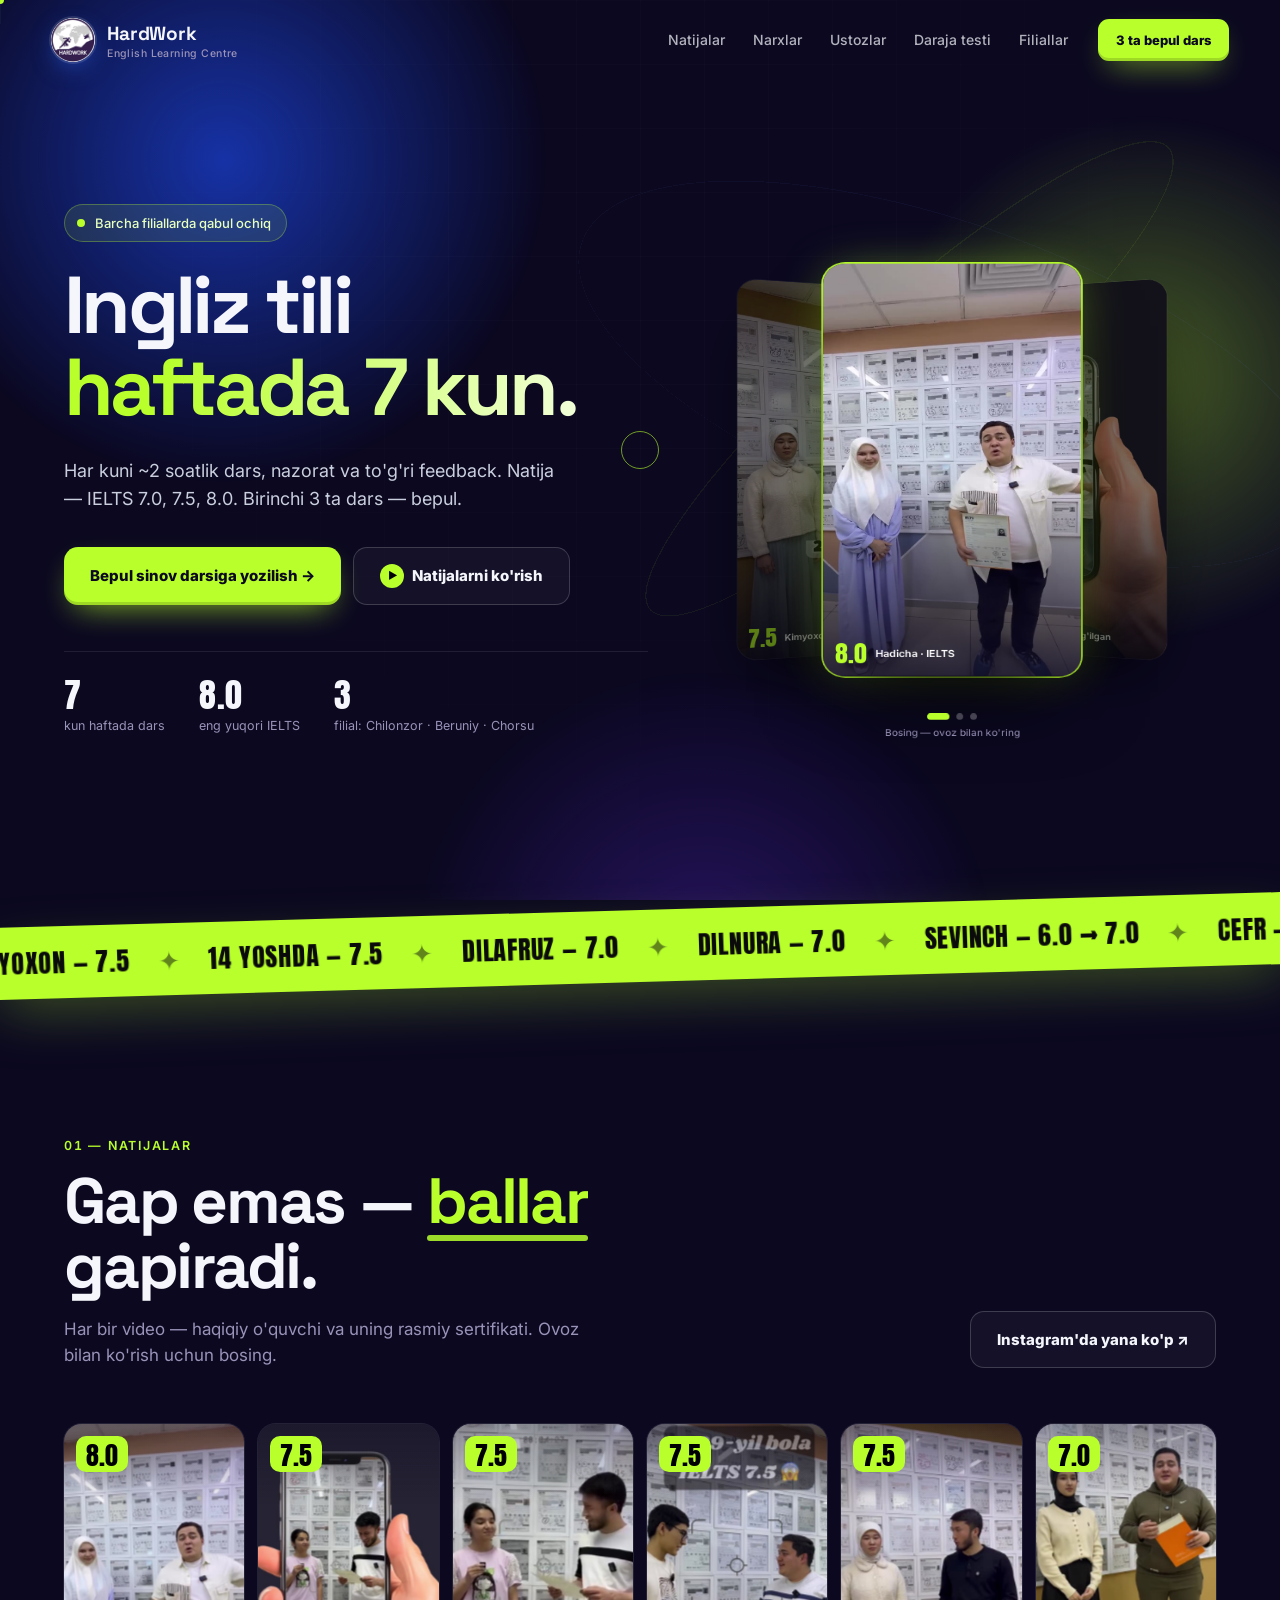
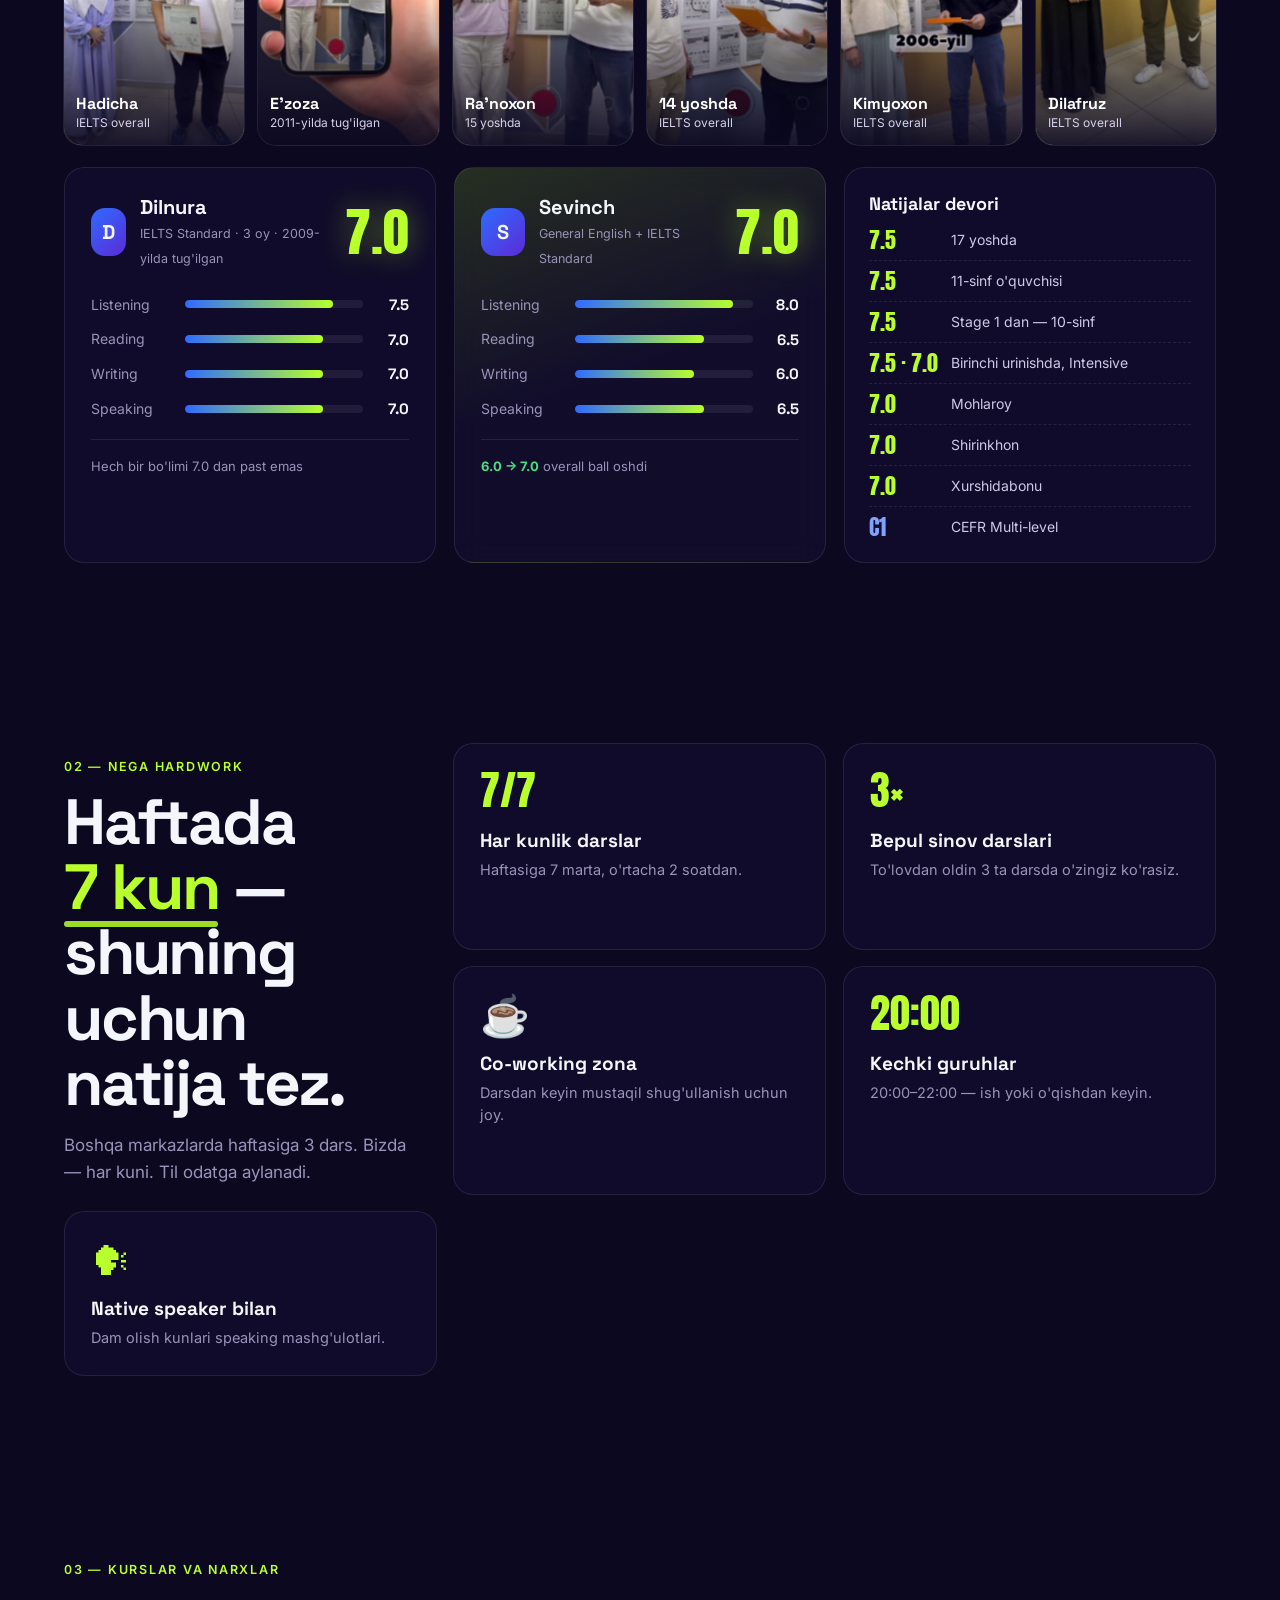
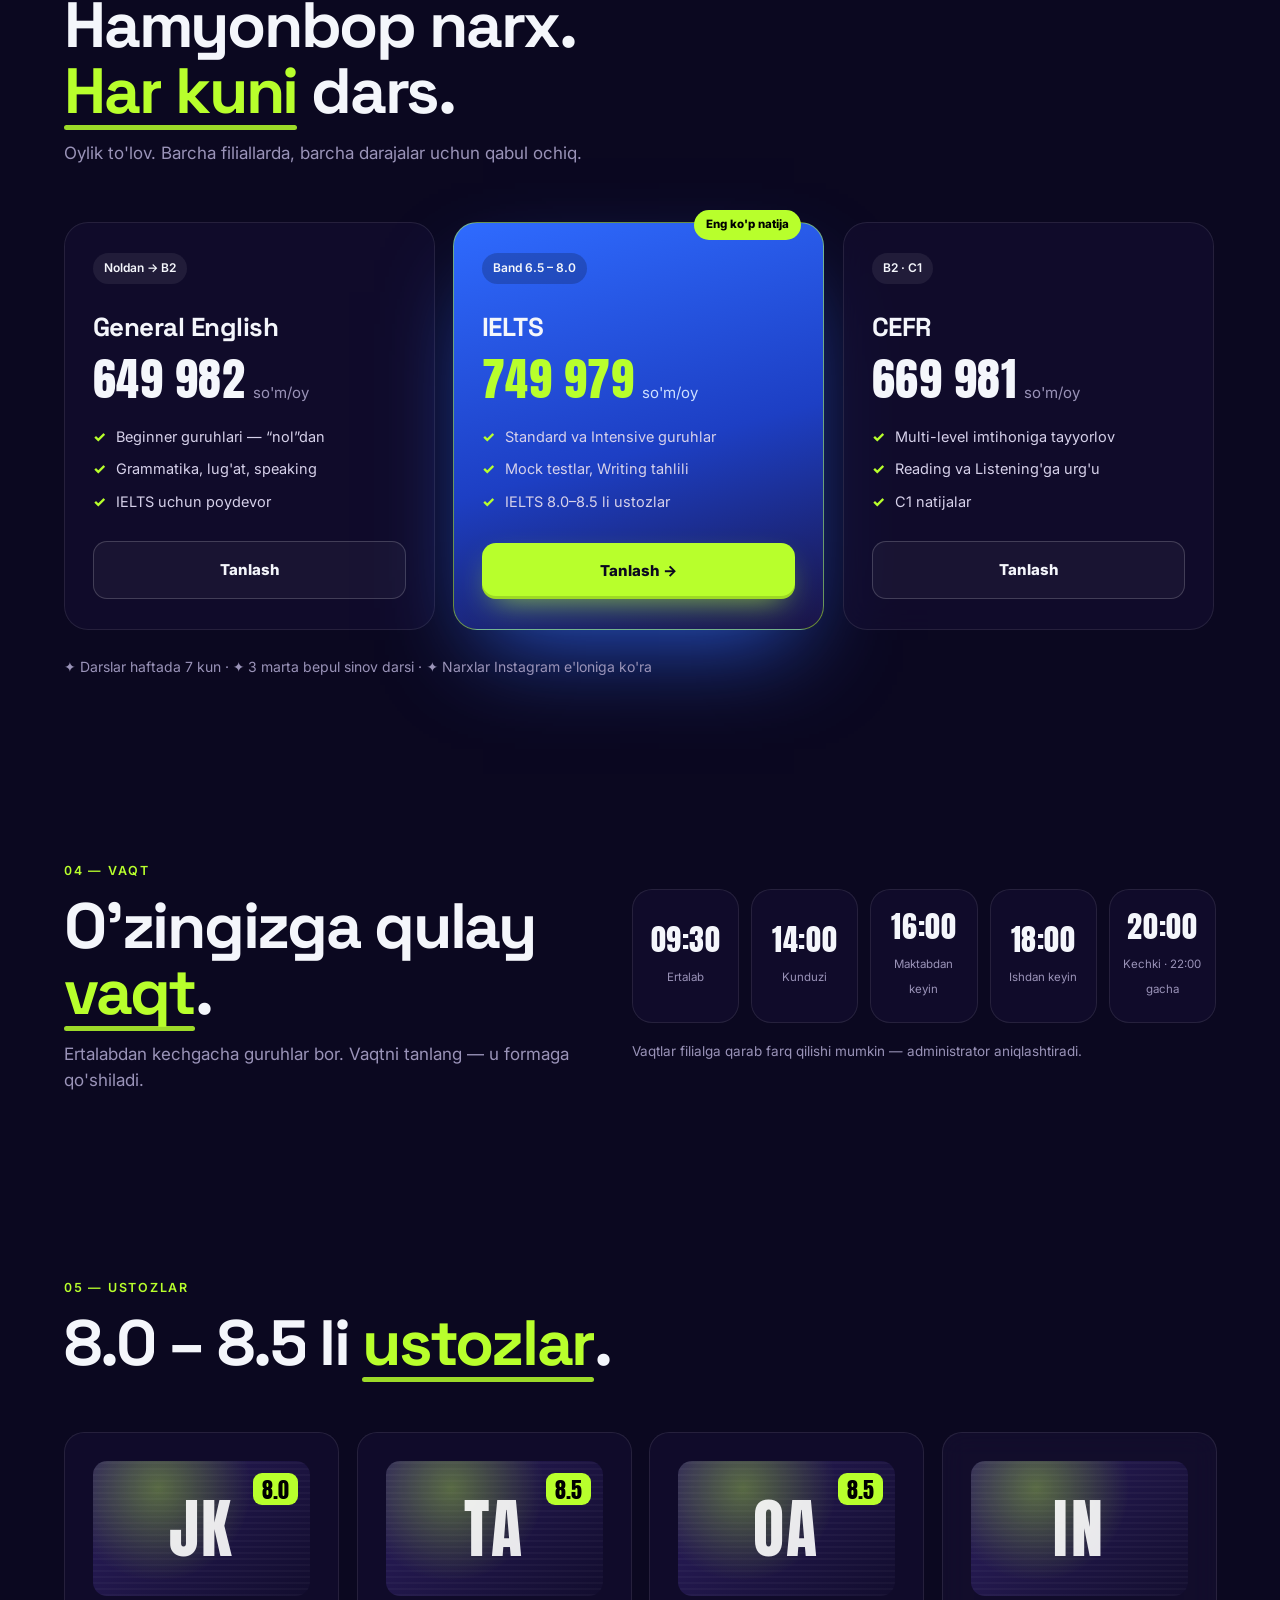
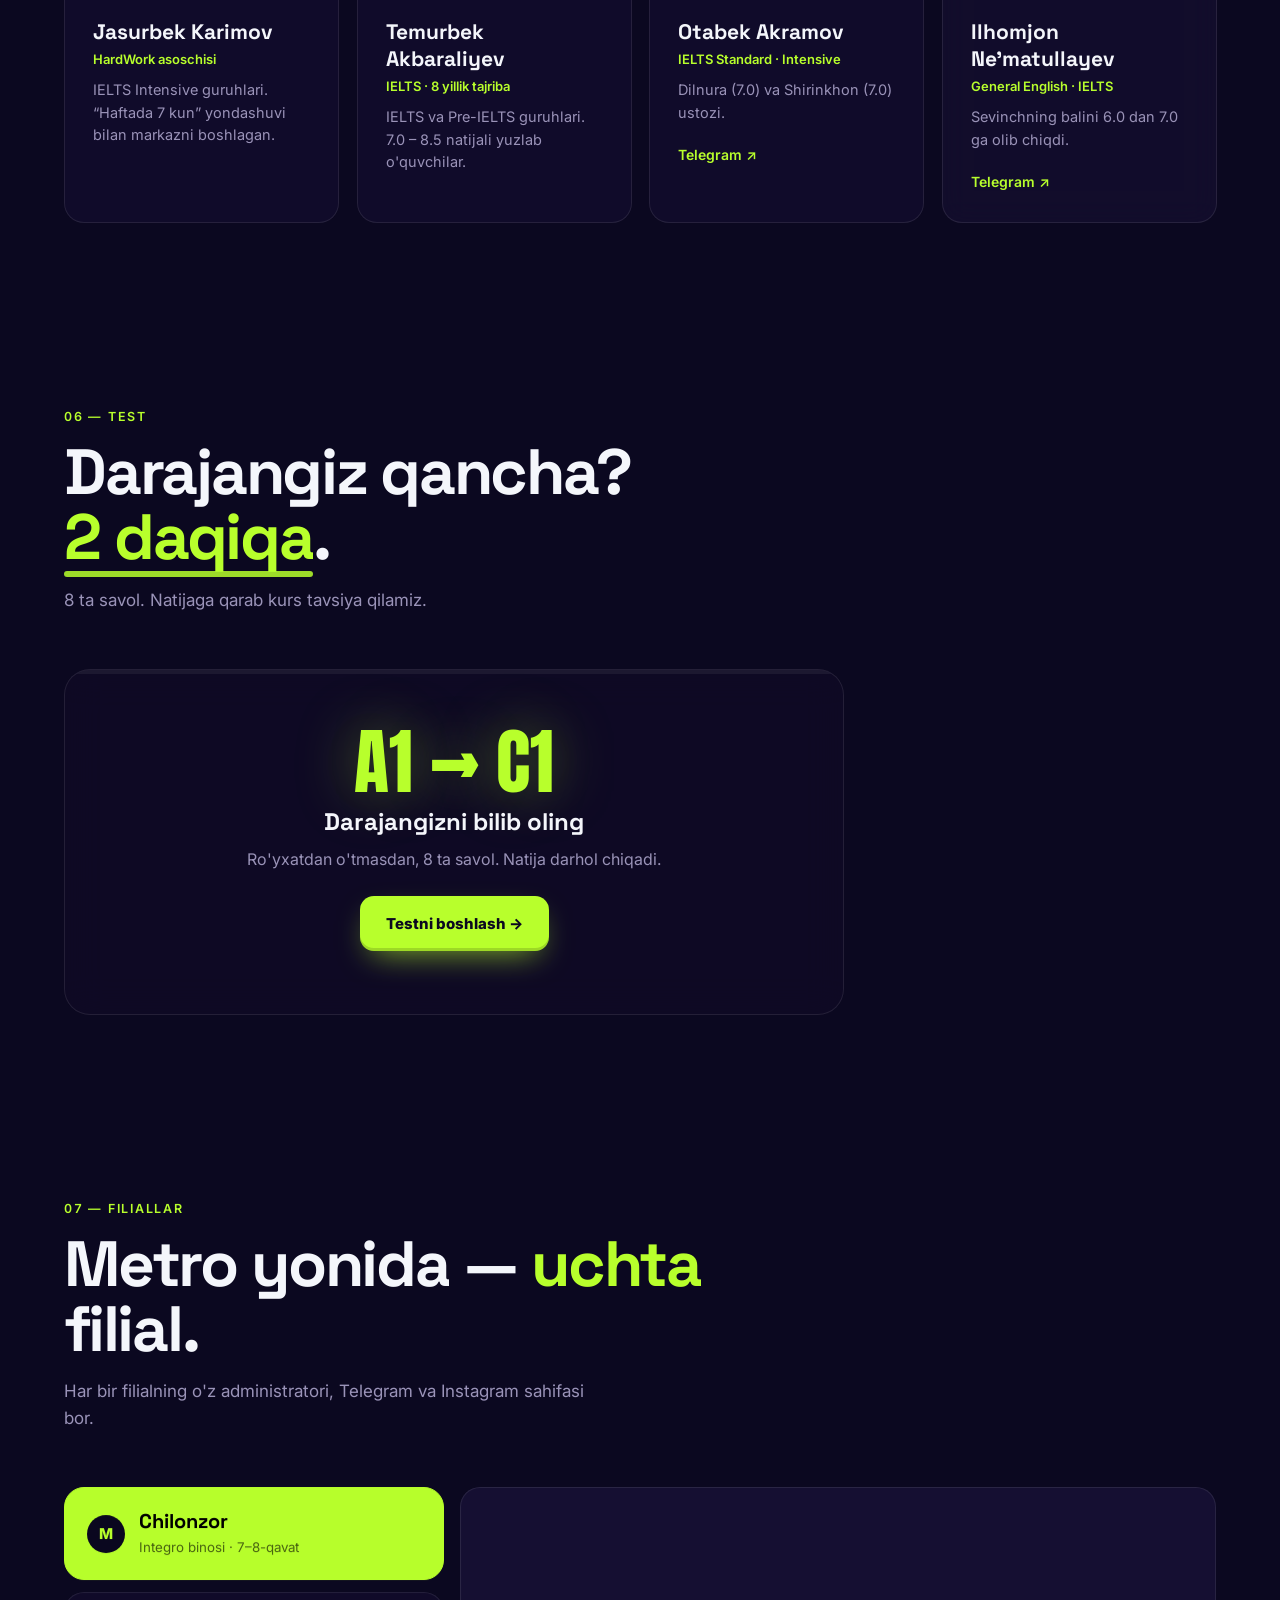
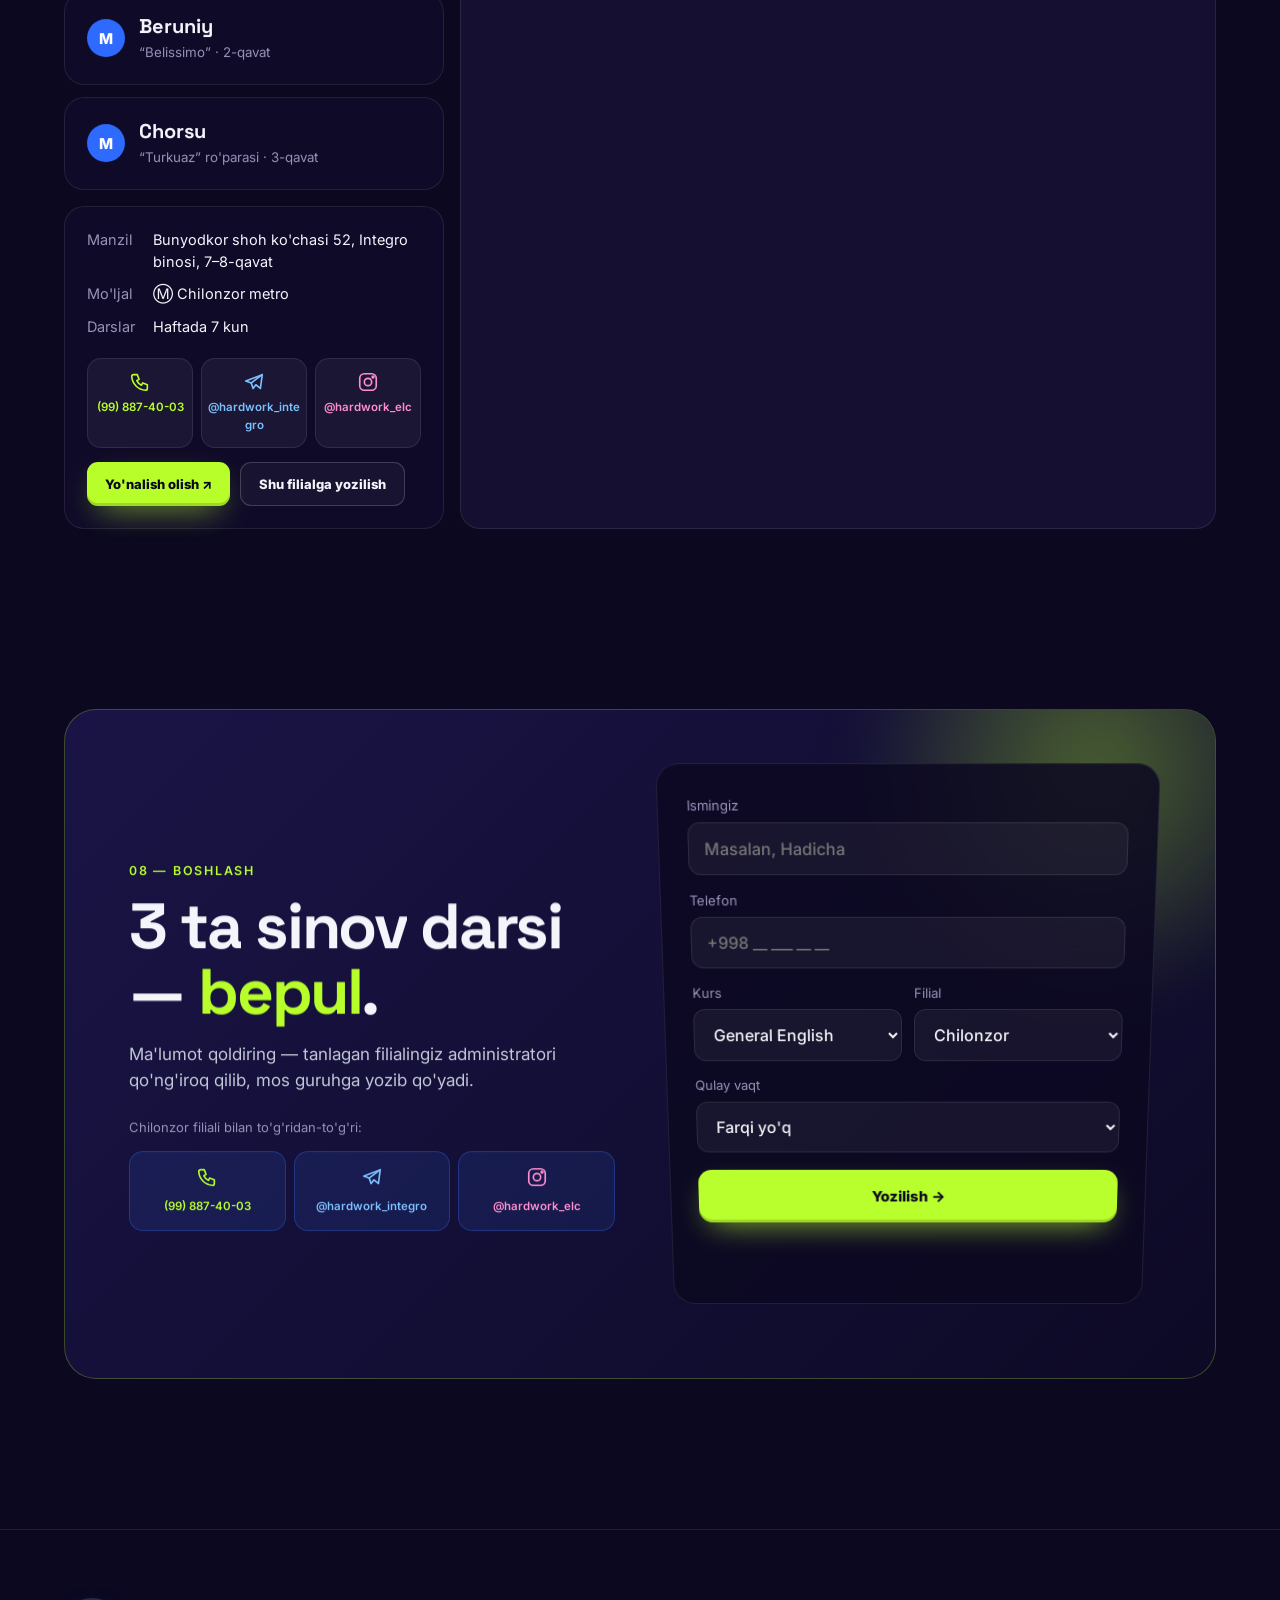
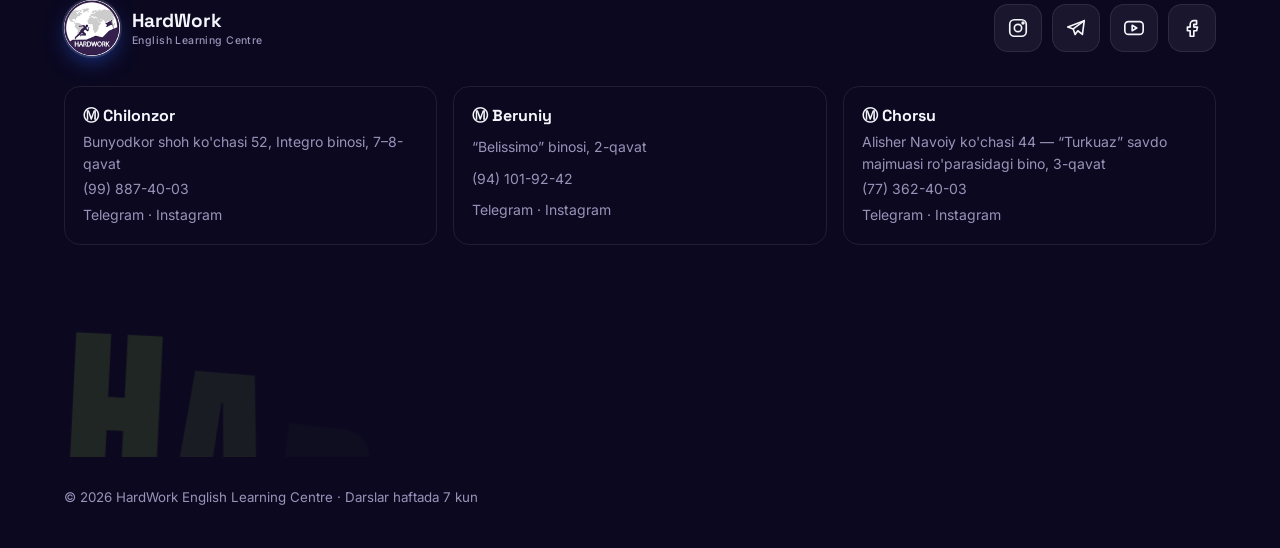
<file: index.html>
<!DOCTYPE html>
<html lang="uz">
<head>
  <meta charset="UTF-8">
  <meta name="viewport" content="width=device-width, initial-scale=1, viewport-fit=cover">
  <title>HardWork ELC — Ingliz tili haftada 7 kun | IELTS, CEFR, General English · Chilonzor · Beruniy · Chorsu</title>
  <meta name="description" content="HardWork English Learning Centre: ingliz tili haftada 7 kun, IELTS 7.0–8.0 natijalar. Chilonzor, Beruniy va Chorsu filiallari. 3 marta bepul sinov darslari.">
  <meta name="theme-color" content="#0b0820">
  <link rel="icon" href="media/logo-96.png">
  <link rel="apple-touch-icon" href="media/apple-touch-icon.png">
  <meta property="og:image" content="media/logo.png">
  <link rel="preconnect" href="https://fonts.googleapis.com">
  <link rel="preconnect" href="https://fonts.gstatic.com" crossorigin>
  <link href="https://fonts.googleapis.com/css2?family=Space+Grotesk:wght@500;700&family=Inter:wght@400;500;600;800&family=Anton&display=swap" rel="stylesheet">
  <link rel="stylesheet" href="css/style.css">
  <link rel="stylesheet" href="css/v2.css">
  <link rel="stylesheet" href="css/v3.css">
</head>
<body>
  <div class="aurora" aria-hidden="true"><i></i><i></i><i></i></div>
  <div class="setka" aria-hidden="true"></div>
  <canvas id="sahna" aria-hidden="true"></canvas>
  <div class="kursor" id="kursor" aria-hidden="true"></div>
  <div class="kursor-halqa" id="kursorHalqa" aria-hidden="true"></div>


  <header class="nav" id="nav">
    <a href="#bosh" class="logo"><img src="media/logo-96.png" alt="HardWork logotipi" width="44" height="44"><span>HardWork<small>English Learning Centre</small></span></a>
    <nav class="nav__havola">
      <a href="#natijalar">Natijalar</a>
      <a href="#kurslar">Narxlar</a>
      <a href="#ustozlar">Ustozlar</a>
      <a href="#test">Daraja testi</a>
      <a href="#filiallar">Filiallar</a>
    </nav>
    <a href="#yozilish" class="tugma tugma--kichik">3 ta bepul dars</a>
    <button class="burger" id="burger" aria-label="Menyu"><span></span><span></span></button>
  </header>

  <main>
    <!-- HERO -->
    <section class="hero" id="bosh">
      <div class="hero__ichi">
        <p class="belgi"><span class="jonli"></span>Barcha filiallarda qabul ochiq</p>
        <h1 class="hero__sarlavha">
          <span class="qator">Ingliz tili</span>
          <span class="qator"><em>haftada 7 kun.</em></span>
        </h1>
        <p class="hero__matn">Har kuni ~2 soatlik dars, nazorat va to'g'ri feedback. Natija — IELTS 7.0, 7.5, 8.0. Birinchi 3 ta dars — bepul.</p>
        <div class="hero__tugmalar">
          <a href="#yozilish" class="tugma">Bepul sinov darsiga yozilish →</a>
          <a href="#natijalar" class="tugma tugma--chiziq"><span class="play">▶</span> Natijalarni ko'rish</a>
        </div>
        <ul class="hero__fakt">
          <li><b>7</b><span>kun haftada dars</span></li>
          <li><b>8.0</b><span>eng yuqori IELTS</span></li>
          <li><b>3</b><span>filial: Chilonzor · Beruniy · Chorsu</span></li>
        </ul>
      </div>

      <!-- 3D reels stack: haqiqiy natija videolari -->
      <div class="stek" id="stek" aria-label="O'quvchilar natijalari videolari">
        <button class="stek__karta" data-video="DOD6uQsjCZD" data-ism="Hadicha" data-ball="8.0"><video muted playsinline loop preload="none" poster="media/natija/DOD6uQsjCZD.jpg" data-src="media/natija/DOD6uQsjCZD_q.mp4"></video><span class="stek__yorliq"><b>8.0</b>Hadicha · IELTS</span></button>
        <button class="stek__karta" data-video="DJEjGJhitzo" data-ism="E'zoza" data-ball="7.5"><video muted playsinline loop preload="none" poster="media/natija/DJEjGJhitzo.jpg" data-src="media/natija/DJEjGJhitzo_q.mp4"></video><span class="stek__yorliq"><b>7.5</b>E'zoza · 2011-yilda tug'ilgan</span></button>
        <button class="stek__karta" data-video="DTVKir_DHi-" data-ism="Kimyoxon" data-ball="7.5"><video muted playsinline loop preload="none" poster="media/natija/DTVKir_DHi-.jpg" data-src="media/natija/DTVKir_DHi-_q.mp4"></video><span class="stek__yorliq"><b>7.5</b>Kimyoxon · IELTS</span></button>
        <div class="stek__boshqaruv"><span class="stek__nuqtalar" id="stekNuqtalar"></span><small>Bosing — ovoz bilan ko'ring</small></div>
      </div>
      <div class="pastga" aria-hidden="true"><span></span></div>
    </section>

    <!-- LENTA -->
    <div class="lenta" aria-label="Natijalar">
      <div class="lenta__ichi">
        <span>Hadicha — 8.0</span><i>✦</i><span>E'zoza — 7.5</span><i>✦</i><span>Ra'noxon — 7.5</span><i>✦</i><span>Kimyoxon — 7.5</span><i>✦</i><span>14 yoshda — 7.5</span><i>✦</i><span>Dilafruz — 7.0</span><i>✦</i><span>Dilnura — 7.0</span><i>✦</i><span>Sevinch — 6.0 → 7.0</span><i>✦</i><span>CEFR — C1</span><i>✦</i>
      </div>
    </div>

    <!-- NATIJALAR -->
    <section class="bolim" id="natijalar">
      <div class="bolim__bosh bolim__bosh--qator">
        <div>
          <span class="bolim__teg">01 — Natijalar</span>
          <h2>Gap emas — <em>ballar</em> gapiradi.</h2>
          <p>Har bir video — haqiqiy o'quvchi va uning rasmiy sertifikati. Ovoz bilan ko'rish uchun bosing.</p>
        </div>
        <a class="tugma tugma--chiziq" href="https://www.instagram.com/hardwork_elc/" target="_blank" rel="noopener">Instagram'da yana ko'p ↗</a>
      </div>

      <div class="reels" id="reels">
        <button class="reel" data-video="DOD6uQsjCZD"><video muted playsinline loop preload="none" poster="media/natija/DOD6uQsjCZD.jpg" data-src="media/natija/DOD6uQsjCZD_q.mp4"></video><span class="reel__ball">8.0</span><span class="reel__matn"><b>Hadicha</b>IELTS overall</span><span class="reel__play">▶</span></button>
        <button class="reel" data-video="DJEjGJhitzo"><video muted playsinline loop preload="none" poster="media/natija/DJEjGJhitzo.jpg" data-src="media/natija/DJEjGJhitzo_q.mp4"></video><span class="reel__ball">7.5</span><span class="reel__matn"><b>E'zoza</b>2011-yilda tug'ilgan</span><span class="reel__play">▶</span></button>
        <button class="reel" data-video="DI2_SooCygq"><video muted playsinline loop preload="none" poster="media/natija/DI2_SooCygq.jpg" data-src="media/natija/DI2_SooCygq_q.mp4"></video><span class="reel__ball">7.5</span><span class="reel__matn"><b>Ra'noxon</b>15 yoshda</span><span class="reel__play">▶</span></button>
        <button class="reel" data-video="C7V2L1NNUGY"><video muted playsinline loop preload="none" poster="media/natija/C7V2L1NNUGY.jpg" data-src="media/natija/C7V2L1NNUGY_q.mp4"></video><span class="reel__ball">7.5</span><span class="reel__matn"><b>14 yoshda</b>IELTS overall</span><span class="reel__play">▶</span></button>
        <button class="reel" data-video="DTVKir_DHi-"><video muted playsinline loop preload="none" poster="media/natija/DTVKir_DHi-.jpg" data-src="media/natija/DTVKir_DHi-_q.mp4"></video><span class="reel__ball">7.5</span><span class="reel__matn"><b>Kimyoxon</b>IELTS overall</span><span class="reel__play">▶</span></button>
        <button class="reel" data-video="DT0hpbqDMrV"><video muted playsinline loop preload="none" poster="media/natija/DT0hpbqDMrV.jpg" data-src="media/natija/DT0hpbqDMrV_q.mp4"></video><span class="reel__ball">7.0</span><span class="reel__matn"><b>Dilafruz</b>IELTS overall</span><span class="reel__play">▶</span></button>
      </div>

      <div class="natijalar">
        <article class="ball" data-egilish>
          <header><div class="ball__avatar">D</div><div><h3>Dilnura</h3><small>IELTS Standard · 3 oy · 2009-yilda tug'ilgan</small></div><b class="ball__umumiy">7.0</b></header>
          <ul class="ball__qism">
            <li><span>Listening</span><div class="ustun"><i style="--b:7.5"></i></div><b>7.5</b></li>
            <li><span>Reading</span><div class="ustun"><i style="--b:7"></i></div><b>7.0</b></li>
            <li><span>Writing</span><div class="ustun"><i style="--b:7"></i></div><b>7.0</b></li>
            <li><span>Speaking</span><div class="ustun"><i style="--b:7"></i></div><b>7.0</b></li>
          </ul>
          <p class="ball__izoh">Hech bir bo'limi 7.0 dan past emas</p>
        </article>
        <article class="ball ball--asosiy" data-egilish>
          <header><div class="ball__avatar">S</div><div><h3>Sevinch</h3><small>General English + IELTS Standard</small></div><b class="ball__umumiy">7.0</b></header>
          <ul class="ball__qism">
            <li><span>Listening</span><div class="ustun"><i style="--b:8"></i></div><b>8.0</b></li>
            <li><span>Reading</span><div class="ustun"><i style="--b:6.5"></i></div><b>6.5</b></li>
            <li><span>Writing</span><div class="ustun"><i style="--b:6"></i></div><b>6.0</b></li>
            <li><span>Speaking</span><div class="ustun"><i style="--b:6.5"></i></div><b>6.5</b></li>
          </ul>
          <p class="ball__izoh"><span class="osish">6.0 → 7.0</span> overall ball oshdi</p>
        </article>
        <div class="devor" aria-label="Boshqa natijalar">
          <h3>Natijalar devori</h3>
          <ul>
            <li><b>7.5</b>17 yoshda</li>
            <li><b>7.5</b>11-sinf o'quvchisi</li>
            <li><b>7.5</b>Stage 1 dan — 10-sinf</li>
            <li><b>7.5 · 7.0</b>Birinchi urinishda, Intensive</li>
            <li><b>7.0</b>Mohlaroy</li>
            <li><b>7.0</b>Shirinkhon</li>
            <li><b>7.0</b>Xurshidabonu</li>
            <li><b class="kok">C1</b>CEFR Multi-level</li>
          </ul>
        </div>
      </div>
    </section>

    <!-- AFZALLIKLAR -->
    <section class="bolim" id="nega">
      <div class="nega">
        <div class="nega__katta">
          <span class="bolim__teg">02 — Nega HardWork</span>
          <h2>Haftada <em>7 kun</em> — shuning uchun natija tez.</h2>
          <p class="bolim__p">Boshqa markazlarda haftasiga 3 dars. Bizda — har kuni. Til odatga aylanadi.</p>
        </div>
        <div class="nega__karta" data-egilish><b>7/7</b><h3>Har kunlik darslar</h3><p>Haftasiga 7 marta, o'rtacha 2 soatdan.</p></div>
        <div class="nega__karta" data-egilish><b>3×</b><h3>Bepul sinov darslari</h3><p>To'lovdan oldin 3 ta darsda o'zingiz ko'rasiz.</p></div>
        <div class="nega__karta" data-egilish><b>☕</b><h3>Co-working zona</h3><p>Darsdan keyin mustaqil shug'ullanish uchun joy.</p></div>
        <div class="nega__karta" data-egilish><b>20:00</b><h3>Kechki guruhlar</h3><p>20:00–22:00 — ish yoki o'qishdan keyin.</p></div>
        <div class="nega__karta" data-egilish><b>🗣</b><h3>Native speaker bilan</h3><p>Dam olish kunlari speaking mashg'ulotlari.</p></div>
      </div>
    </section>

    <!-- NARXLAR -->
    <section class="bolim" id="kurslar">
      <div class="bolim__bosh">
        <span class="bolim__teg">03 — Kurslar va narxlar</span>
        <h2>Hamyonbop narx. <em>Har kuni</em> dars.</h2>
        <p>Oylik to'lov. Barcha filiallarda, barcha darajalar uchun qabul ochiq.</p>
      </div>
      <div class="narxlar">
        <article class="narx" data-egilish>
          <span class="narx__teg">Noldan → B2</span>
          <h3>General English</h3>
          <p class="narx__summa"><b>650 000</b> so'm/oy</p>
          <ul><li>Beginner guruhlari — “nol”dan</li><li>Grammatika, lug'at, speaking</li><li>IELTS uchun poydevor</li></ul>
          <a href="#yozilish" class="tugma tugma--chiziq" data-kurs="General English">Tanlash</a>
        </article>
        <article class="narx narx--asosiy" data-egilish>
          <span class="narx__belgi">Eng ko'p natija</span>
          <span class="narx__teg">Band 6.5 – 8.0</span>
          <h3>IELTS</h3>
          <p class="narx__summa"><b>750 000</b> so'm/oy</p>
          <ul><li>Standard va Intensive guruhlar</li><li>Mock testlar, Writing tahlili</li><li>IELTS 8.0–8.5 li ustozlar</li></ul>
          <a href="#yozilish" class="tugma" data-kurs="IELTS">Tanlash →</a>
        </article>
        <article class="narx" data-egilish>
          <span class="narx__teg">B2 · C1</span>
          <h3>CEFR</h3>
          <p class="narx__summa"><b>670 000</b> so'm/oy</p>
          <ul><li>Multi-level imtihoniga tayyorlov</li><li>Reading va Listening'ga urg'u</li><li>C1 natijalar</li></ul>
          <a href="#yozilish" class="tugma tugma--chiziq" data-kurs="CEFR">Tanlash</a>
        </article>
      </div>
      <p class="narxlar__izoh">✦ Darslar haftada 7 kun · ✦ 3 marta bepul sinov darsi · ✦ Narxlar Instagram e'loniga ko'ra</p>
    </section>

    <!-- VAQT -->
    <section class="bolim" id="jadval">
      <div class="jadval">
        <div>
          <span class="bolim__teg">04 — Vaqt</span>
          <h2>O'zingizga qulay <em>vaqt</em>.</h2>
          <p class="bolim__p">Ertalabdan kechgacha guruhlar bor. Vaqtni tanlang — u formaga qo'shiladi.</p>
        </div>
        <div class="vaqtlar" id="vaqtlar" role="radiogroup" aria-label="Dars vaqti">
          <button type="button" class="vaqt" data-vaqt="09:30"><b>09:30</b><small>Ertalab</small></button>
          <button type="button" class="vaqt" data-vaqt="14:00"><b>14:00</b><small>Kunduzi</small></button>
          <button type="button" class="vaqt" data-vaqt="16:00"><b>16:00</b><small>Maktabdan keyin</small></button>
          <button type="button" class="vaqt" data-vaqt="18:00"><b>18:00</b><small>Ishdan keyin</small></button>
          <button type="button" class="vaqt" data-vaqt="20:00"><b>20:00</b><small>Kechki · 22:00 gacha</small></button>
          <p class="vaqtlar__izoh" id="vaqtIzoh">Vaqtlar filialga qarab farq qilishi mumkin — administrator aniqlashtiradi.</p>
        </div>
      </div>
    </section>

    <!-- USTOZLAR -->
    <section class="bolim" id="ustozlar">
      <div class="bolim__bosh">
        <span class="bolim__teg">05 — Ustozlar</span>
        <h2>8.0 – 8.5 li <em>ustozlar</em>.</h2>
      </div>
      <div class="ustozlar">
        <article class="ustoz" data-egilish>
          <div class="ustoz__rasm"><span>JK</span><b class="ustoz__ball">8.0</b></div>
          <h3>Jasurbek Karimov</h3><p class="ustoz__rol">HardWork asoschisi</p>
          <p>IELTS Intensive guruhlari. “Haftada 7 kun” yondashuvi bilan markazni boshlagan.</p>
        </article>
        <article class="ustoz" data-egilish>
          <div class="ustoz__rasm"><span>TA</span><b class="ustoz__ball">8.5</b></div>
          <h3>Temurbek Akbaraliyev</h3><p class="ustoz__rol">IELTS · 8 yillik tajriba</p>
          <p>IELTS va Pre-IELTS guruhlari. 7.0 – 8.5 natijali yuzlab o'quvchilar.</p>
        </article>
        <article class="ustoz" data-egilish>
          <div class="ustoz__rasm"><span>OA</span><b class="ustoz__ball">8.5</b></div>
          <h3>Otabek Akramov</h3><p class="ustoz__rol">IELTS Standard · Intensive</p>
          <p>Dilnura (7.0) va Shirinkhon (7.0) ustozi.</p>
          <a href="https://t.me/otabekakramovs" target="_blank" rel="noopener" class="ustoz__tg">Telegram ↗</a>
        </article>
        <article class="ustoz" data-egilish>
          <div class="ustoz__rasm"><span>IN</span></div>
          <h3>Ilhomjon Ne'matullayev</h3><p class="ustoz__rol">General English · IELTS</p>
          <p>Sevinchning balini 6.0 dan 7.0 ga olib chiqdi.</p>
          <a href="https://t.me/nematullive_me" target="_blank" rel="noopener" class="ustoz__tg">Telegram ↗</a>
        </article>
      </div>
    </section>

    <!-- TEST -->
    <section class="bolim" id="test">
      <div class="bolim__bosh">
        <span class="bolim__teg">06 — Test</span>
        <h2>Darajangiz qancha? <em>2 daqiqa</em>.</h2>
        <p>8 ta savol. Natijaga qarab kurs tavsiya qilamiz.</p>
      </div>
      <div class="test" id="testQuti">
        <div class="test__chiziq"><span id="testChiziq"></span></div>
        <div class="test__ichi" id="testIchi"></div>
      </div>
    </section>

    <!-- FILIALLAR -->
    <section class="bolim" id="filiallar">
      <div class="bolim__bosh">
        <span class="bolim__teg">07 — Filiallar</span>
        <h2>Metro yonida — <em>uchta</em> filial.</h2>
        <p>Har bir filialning o'z administratori, Telegram va Instagram sahifasi bor.</p>
      </div>
      <div class="filiallar">
        <div class="filial__tablar" role="tablist">
          <button class="filial__tab faol" role="tab" data-filial="chilonzor"><span class="filial__m">M</span><span><b>Chilonzor</b><small>Integro binosi · 7–8-qavat</small></span></button>
          <button class="filial__tab" role="tab" data-filial="beruniy"><span class="filial__m">M</span><span><b>Beruniy</b><small>“Belissimo” · 2-qavat</small></span></button>
          <button class="filial__tab" role="tab" data-filial="chorsu"><span class="filial__m">M</span><span><b>Chorsu</b><small>“Turkuaz” ro'parasi · 3-qavat</small></span></button>
        </div>
        <div class="filial__malumot" id="filialMalumot"></div>
        <div class="filial__xarita"><iframe id="filialXarita" title="Filial xaritada" loading="lazy" referrerpolicy="no-referrer-when-downgrade"></iframe></div>
      </div>
    </section>

    <!-- YOZILISH -->
    <section class="bolim" id="yozilish">
      <div class="yozilish">
        <div class="yozilish__chap">
          <span class="bolim__teg">08 — Boshlash</span>
          <h2>3 ta sinov darsi — <em>bepul</em>.</h2>
          <p>Ma'lumot qoldiring — tanlagan filialingiz administratori qo'ng'iroq qilib, mos guruhga yozib qo'yadi.</p>
          <div class="yozilish__tg" id="yozilishTg"></div>
        </div>
        <form class="forma" id="forma">
          <label>Ismingiz<input name="ism" required autocomplete="name" placeholder="Masalan, Hadicha"></label>
          <label>Telefon<input name="tel" required type="tel" autocomplete="tel" placeholder="+998 __ ___ __ __"></label>
          <div class="forma__qator">
            <label>Kurs
              <select name="kurs" id="formaKurs"><option>General English</option><option>IELTS</option><option>CEFR</option><option>Beginner (noldan)</option></select>
            </label>
            <label>Filial
              <select name="filial" id="formaFilial"><option value="chilonzor">Chilonzor</option><option value="beruniy">Beruniy</option><option value="chorsu">Chorsu</option></select>
            </label>
          </div>
          <label>Qulay vaqt
            <select name="vaqt" id="formaVaqt"><option value="">Farqi yo'q</option><option>09:30</option><option>14:00</option><option>16:00</option><option>18:00</option><option>20:00</option></select>
          </label>
          <input type="hidden" name="daraja" id="formaDaraja">
          <button class="tugma" type="submit">Yozilish →</button>
          <p class="forma__xabar" id="formaXabar" role="status"></p>
        </form>
      </div>
    </section>
  </main>

  <footer class="pastki">
    <div class="pastki__yuqori">
      <a href="#bosh" class="logo"><img src="media/logo-96.png" alt="" width="56" height="56"><span>HardWork<small>English Learning Centre</small></span></a>
      <div class="ijtimoiy">
        <a href="https://www.instagram.com/hardwork_elc/" target="_blank" rel="noopener" aria-label="Instagram"><svg viewBox="0 0 24 24"><rect x="3" y="3" width="18" height="18" rx="5"/><circle cx="12" cy="12" r="4"/><circle cx="17.5" cy="6.5" r="1"/></svg></a>
        <a href="https://t.me/HardWorkELC" target="_blank" rel="noopener" aria-label="Telegram"><svg viewBox="0 0 24 24"><path d="M21 4 3 11l6 2 2 6 3-4 5 4z"/><path d="m9 13 12-9"/></svg></a>
        <a href="https://www.youtube.com/channel/UCwM2awWByu_pxcK66UBWW6A" target="_blank" rel="noopener" aria-label="YouTube"><svg viewBox="0 0 24 24"><rect x="2" y="5" width="20" height="14" rx="4"/><path d="m10 9 5 3-5 3z"/></svg></a>
        <a href="https://www.facebook.com/HardworkLC" target="_blank" rel="noopener" aria-label="Facebook"><svg viewBox="0 0 24 24"><path d="M14 8h3V4h-3a4 4 0 0 0-4 4v3H7v4h3v6h4v-6h3l1-4h-4V8z"/></svg></a>
      </div>
    </div>
    <div class="pastki__filiallar" id="pastkiFiliallar"></div>
    <div class="pastki__logo">HARD<span>WORK</span></div>
    <small>© 2026 HardWork English Learning Centre · Darslar haftada 7 kun</small>
  </footer>

  <!-- Video oynasi -->
  <div class="oyna" id="oyna" role="dialog" aria-modal="true" aria-label="Natija videosi" hidden>
    <button class="oyna__yop" id="oynaYop" aria-label="Yopish">✕</button>
    <button class="oyna__strelka oyna__strelka--chap" id="oynaOldingi" aria-label="Oldingi">‹</button>
    <div class="oyna__ichi"><video id="oynaVideo" controls playsinline></video><div class="oyna__matn" id="oynaMatn"></div></div>
    <button class="oyna__strelka oyna__strelka--ong" id="oynaKeyingi" aria-label="Keyingi">›</button>
  </div>

  <div class="mobil-panel" id="mobilPanel">
    <a href="tel:+998998874003" class="mobil-panel__tel" id="mobilTel" aria-label="Qo'ng'iroq qilish">☎</a>
    <a href="#yozilish" class="tugma mobil-panel__cta">3 ta bepul dars →</a>
  </div>

  <script src="vendor/gsap.min.js"></script>
  <script src="vendor/ScrollTrigger.min.js"></script>
  <script src="vendor/lenis.min.js"></script>
  <script type="module" src="js/sahna.js"></script>
  <script src="js/ilova.js"></script>
  <script src="js/harakat.js"></script>
</body>
</html>
</file>
<file: css/style.css>
:root{
  --fon:#0b0820;
  --fon2:#161033;
  --oq:#f4f6fb;
  --kul:#9a93b8;
  --sariq:#b8ff2c;
  --sariq2:#d2ff74;
  --kok:#2f6bff;
  --chiziq:rgba(255,255,255,.09);
  --shisha:rgba(22,16,51,.55);
  --r:20px;
  --sarlavha:"Space Grotesk",system-ui,sans-serif;
}
*{box-sizing:border-box;margin:0;padding:0}
html{scroll-behavior:smooth}
body{background:var(--fon);color:var(--oq);font-family:Inter,system-ui,sans-serif;line-height:1.55;overflow-x:hidden;-webkit-font-smoothing:antialiased}
a{color:inherit;text-decoration:none}
button{font:inherit;color:inherit}
::selection{background:var(--sariq);color:#000}
em{font-style:normal;color:var(--sariq)}

/* ---------- fon qatlamlari ---------- */
.aurora{position:fixed;inset:0;z-index:0;overflow:hidden;pointer-events:none}
.aurora i{position:absolute;border-radius:50%;opacity:.6;will-change:transform}
.aurora i:nth-child(1){width:55vw;height:55vw;left:-10vw;top:-15vw;background:radial-gradient(circle,#1f4fff,transparent 65%);animation:suz1 22s ease-in-out infinite}
.aurora i:nth-child(2){width:45vw;height:45vw;right:-12vw;top:10vh;background:radial-gradient(circle,rgba(184,255,44,.55),transparent 65%);animation:suz2 26s ease-in-out infinite}
.aurora i:nth-child(3){width:50vw;height:50vw;left:30vw;bottom:-30vw;background:radial-gradient(circle,#5b2bd6,transparent 65%);opacity:.35;animation:suz1 30s ease-in-out infinite reverse}
@keyframes suz1{50%{transform:translate(12vw,10vh) scale(1.15)}}
@keyframes suz2{50%{transform:translate(-10vw,14vh) scale(.9)}}
.setka{position:fixed;inset:0;z-index:0;pointer-events:none;opacity:.5;
  background-image:linear-gradient(rgba(255,255,255,.035) 1px,transparent 1px),linear-gradient(90deg,rgba(255,255,255,.035) 1px,transparent 1px);
  background-size:64px 64px;mask-image:radial-gradient(ellipse at 50% 30%,#000 20%,transparent 75%);-webkit-mask-image:radial-gradient(ellipse at 50% 30%,#000 20%,transparent 75%)}
#sahna{position:fixed;inset:0;width:100%;height:100%;z-index:1;pointer-events:none;display:block}
main,.pastki{position:relative;z-index:2}
main{overflow-x:clip}

/* ---------- kursor (kompyuter) ---------- */
.kursor,.kursor-halqa{position:fixed;left:0;top:0;z-index:100;pointer-events:none;border-radius:50%;opacity:0;transition:opacity .3s}
.kursor{width:8px;height:8px;margin:-4px 0 0 -4px;background:var(--sariq)}
.kursor-halqa{width:38px;height:38px;margin:-19px 0 0 -19px;border:1.5px solid rgba(184,255,44,.6);transition:opacity .3s,width .25s,height .25s,margin .25s,background .25s,border-color .25s}
.kursor-faol .kursor,.kursor-faol .kursor-halqa{opacity:1}
.kursor-faol,.kursor-faol a,.kursor-faol button{cursor:none}
.kursor-halqa.ustida{width:66px;height:66px;margin:-33px 0 0 -33px;background:rgba(184,255,44,.12);border-color:var(--sariq)}

/* ---------- yuklanish ---------- */
.yuklash{position:fixed;inset:0;z-index:200;background:var(--fon);display:grid;place-content:center;gap:22px;transition:clip-path 1s cubic-bezier(.8,0,.2,1) .1s;clip-path:inset(0 0 0 0)}
.yuklash.tayyor{clip-path:inset(0 0 100% 0)}
.yuklash__matn{font:400 clamp(64px,12vw,150px)/.9 Anton,sans-serif;letter-spacing:.02em;display:flex;flex-direction:column;align-items:center}
.yuklash__matn span{display:block;animation:kotar .9s cubic-bezier(.2,.8,.2,1) both}
.yuklash__matn span:last-child{color:var(--sariq);animation-delay:.12s}
@keyframes kotar{from{transform:translateY(60%);opacity:0}}
.yuklash__chiziq{width:180px;height:3px;background:rgba(255,255,255,.1);margin:0 auto;overflow:hidden;border-radius:3px}
.yuklash__chiziq i{display:block;height:100%;width:100%;background:var(--sariq);transform-origin:left;animation:yuk 1.6s cubic-bezier(.6,0,.2,1) both}
@keyframes yuk{from{transform:scaleX(0)}}

/* ---------- nav ---------- */
.nav{position:fixed;top:0;left:0;right:0;z-index:50;display:flex;align-items:center;gap:30px;padding:18px clamp(18px,4vw,56px);transition:background .4s,padding .4s,border-color .4s;border-bottom:1px solid transparent}
.nav.qotgan{background:rgba(11,8,32,.72);backdrop-filter:blur(16px);-webkit-backdrop-filter:blur(16px);padding-block:12px;border-color:var(--chiziq)}
.logo{display:flex;align-items:center;gap:12px;font:700 19px var(--sarlavha);letter-spacing:-.01em}
.logo small{display:block;font:500 10.5px Inter,sans-serif;color:var(--kul);letter-spacing:.04em;margin-top:1px}
.logo__belgi{display:grid;place-items:center;width:40px;height:40px;border-radius:12px;background:var(--sariq);color:#000;font:400 18px Anton,sans-serif;letter-spacing:.04em;box-shadow:0 8px 24px -6px rgba(184,255,44,.6)}
.nav__havola{display:flex;gap:28px;margin-left:auto;font-size:14px;font-weight:500}
.nav__havola a{opacity:.72;transition:opacity .2s}
.nav__havola a:hover{opacity:1}
.burger{display:none;background:none;border:0;width:40px;height:40px;margin-left:auto}
.burger span{display:block;height:2px;background:#fff;margin:8px 6px;transition:transform .3s}
.nav.ochiq .burger span:first-child{transform:translateY(5px) rotate(45deg)}
.nav.ochiq .burger span:last-child{transform:translateY(-5px) rotate(-45deg)}

/* ---------- tugma ---------- */
.tugma{display:inline-flex;align-items:center;justify-content:center;gap:8px;background:var(--sariq);color:#0a0a0a;font-weight:800;font-size:15px;padding:16px 26px;border-radius:14px;border:0;cursor:pointer;
  transition:transform .25s cubic-bezier(.2,.8,.2,1),box-shadow .25s,background .2s;box-shadow:0 12px 32px -12px rgba(184,255,44,.75),inset 0 -3px 0 rgba(0,0,0,.15)}
.tugma:hover{background:var(--sariq2);box-shadow:0 18px 44px -12px rgba(184,255,44,.9),inset 0 -3px 0 rgba(0,0,0,.15)}
.tugma--chiziq{background:rgba(255,255,255,.04);color:var(--oq);border:1px solid rgba(255,255,255,.18);box-shadow:none}
.tugma--chiziq:hover{background:rgba(255,255,255,.1);box-shadow:none}
.tugma--kichik{padding:11px 18px;font-size:13px;border-radius:11px}

/* ---------- hero ---------- */
.hero{min-height:100svh;position:relative;display:flex;align-items:center;padding:120px clamp(18px,5vw,80px) 80px}
.hero__sahna{display:none}
.hero__ichi{max-width:640px;position:relative;z-index:2}
.belgi{display:inline-flex;align-items:center;gap:10px;font-size:13px;font-weight:500;padding:8px 15px 8px 12px;border-radius:99px;background:rgba(184,255,44,.1);border:1px solid rgba(184,255,44,.3);color:#e6ffbf;margin-bottom:26px}
.jonli{width:8px;height:8px;border-radius:50%;background:var(--sariq);box-shadow:0 0 0 0 rgba(184,255,44,.7);animation:puls 1.8s infinite}
@keyframes puls{70%{box-shadow:0 0 0 10px rgba(184,255,44,0)}100%{box-shadow:0 0 0 0 rgba(184,255,44,0)}}
.hero__sarlavha{font:700 clamp(54px,7.2vw,112px)/.95 var(--sarlavha);letter-spacing:-.045em}
.hero__sarlavha .qator{display:block;overflow:hidden;padding-bottom:.06em}
.hero__sarlavha em{background:linear-gradient(100deg,var(--sariq) 10%,#f1ffd6 50%,var(--sariq) 90%);background-size:200% 100%;-webkit-background-clip:text;background-clip:text;color:transparent;animation:yaltira 5s linear infinite}
@keyframes yaltira{to{background-position:-200% 0}}
.hero__matn{margin:26px 0 34px;color:#c9cfdd;font-size:18px;max-width:500px}
.hero__tugmalar{display:flex;gap:12px;flex-wrap:wrap}
.hero__fakt{list-style:none;display:flex;gap:34px;margin-top:46px;padding-top:26px;border-top:1px solid var(--chiziq)}
.hero__fakt b{display:block;font:400 34px/1 Anton,sans-serif;letter-spacing:.02em;color:var(--oq)}
.hero__fakt span{font-size:12.5px;color:var(--kul)}

.chip{position:absolute;z-index:3;display:flex;align-items:center;gap:12px;padding:12px 18px 12px 12px;border-radius:16px;background:rgba(22,16,51,.6);
  border:1px solid rgba(255,255,255,.12);backdrop-filter:blur(14px);-webkit-backdrop-filter:blur(14px);box-shadow:0 24px 50px -20px rgba(0,0,0,.8);will-change:transform}
.chip b{display:block;font:700 16px var(--sarlavha)}
.chip small{color:var(--kul);font-size:12px}
.chip__belgi{display:grid;place-items:center;width:40px;height:40px;border-radius:11px;background:rgba(184,255,44,.14);color:var(--sariq);font-size:18px}
.chip__belgi--tg{background:rgba(61,123,255,.18);color:#7fa6ff}
.chip--1{right:34%;top:15%}
.chip--2{right:6%;top:52%}
.chip--3{right:26%;bottom:13%}
.pastga{position:absolute;left:50%;bottom:26px;width:26px;height:42px;margin-left:-13px;border:1.5px solid rgba(255,255,255,.25);border-radius:14px}
.pastga span{position:absolute;left:50%;top:8px;width:4px;height:8px;margin-left:-2px;border-radius:2px;background:var(--sariq);animation:gildirak 1.8s infinite}
@keyframes gildirak{60%{transform:translateY(12px);opacity:0}100%{opacity:0}}

/* ---------- lenta ---------- */
.lenta{position:relative;z-index:2;overflow:hidden;background:var(--sariq);color:#0a0a0a;transform:rotate(-1.6deg);margin:10px -20px 0;padding:16px 0;box-shadow:0 20px 60px -20px rgba(184,255,44,.5)}
.lenta__ichi{display:flex;gap:28px;width:max-content;animation:lentaYur 34s linear infinite;font:400 26px Anton,sans-serif;letter-spacing:.03em;text-transform:uppercase;white-space:nowrap}
.lenta i{font-style:normal;opacity:.5}
@keyframes lentaYur{to{transform:translateX(-50%)}}

/* ---------- bo'limlar ---------- */
.bolim{padding:150px clamp(18px,5vw,80px) 30px}
.bolim__bosh{max-width:720px;margin-bottom:56px}
.bolim__teg{display:inline-block;font:600 12.5px Inter,sans-serif;letter-spacing:.14em;text-transform:uppercase;color:var(--sariq);margin-bottom:16px}
.bolim h2{font:700 clamp(36px,5vw,68px)/1.02 var(--sarlavha);letter-spacing:-.035em;margin-bottom:16px}
.bolim__bosh p,.bolim__p{color:var(--kul);font-size:17px;max-width:520px}

.karta{border-radius:var(--r);background:var(--shisha);border:1px solid var(--chiziq);backdrop-filter:blur(14px);-webkit-backdrop-filter:blur(14px)}

/* natijalar */
.natijalar{display:grid;grid-template-columns:1fr 1fr 0.9fr;gap:18px;perspective:1200px}
.ball,.mini,.kurs,.ustoz,.vaqt,.filial__tab{border-radius:var(--r);background:var(--shisha);border:1px solid var(--chiziq);backdrop-filter:blur(14px);-webkit-backdrop-filter:blur(14px)}
[data-egilish]{transition:transform .2s ease-out,border-color .3s;transform-style:preserve-3d;will-change:transform;position:relative}
[data-egilish]::before{content:"";position:absolute;inset:0;border-radius:inherit;pointer-events:none;opacity:0;transition:opacity .3s;
  background:radial-gradient(380px circle at var(--mx,50%) var(--my,50%),rgba(184,255,44,.14),transparent 45%)}
[data-egilish]:hover::before{opacity:1}
[data-egilish]:hover{border-color:rgba(184,255,44,.35)}
.ball{padding:26px}
.ball--asosiy{background:linear-gradient(160deg,rgba(184,255,44,.16),rgba(22,16,51,.6) 50%)}
.ball header{display:flex;align-items:center;gap:14px;margin-bottom:24px}
.ball__avatar{width:48px;height:48px;border-radius:14px;display:grid;place-items:center;font:700 20px var(--sarlavha);background:linear-gradient(135deg,var(--kok),#5b2bd6)}
.ball h3{font:700 20px var(--sarlavha)}
.ball header small{color:var(--kul);font-size:12.5px}
.ball__umumiy{margin-left:auto;font:400 52px/1 Anton,sans-serif;color:var(--sariq);text-shadow:0 0 30px rgba(184,255,44,.4)}
.ball__qism{list-style:none;display:grid;gap:13px}
.ball__qism li{display:grid;grid-template-columns:82px 1fr 34px;align-items:center;gap:12px;font-size:14px}
.ball__qism li span{color:var(--kul)}
.ball__qism li b{text-align:right;font:700 15px var(--sarlavha)}
.ustun{height:8px;border-radius:8px;background:rgba(255,255,255,.07);overflow:hidden}
.ustun i{display:block;height:100%;width:0;border-radius:8px;background:linear-gradient(90deg,var(--kok),var(--sariq));transition:width 1.4s cubic-bezier(.2,.8,.2,1)}
.korindi .ustun i{width:calc(var(--b) / 9 * 100%)}
.ball__izoh{margin-top:20px;padding-top:16px;border-top:1px solid var(--chiziq);color:var(--kul);font-size:13px}
.osish{color:#4ade80;font-weight:700}
.natijalar__kichik{display:grid;gap:18px}
.mini{display:flex;align-items:center;gap:18px;padding:20px 22px}
.mini b{font:400 40px/1 Anton,sans-serif;color:var(--sariq);min-width:62px}
.mini--cefr b{color:#7fa6ff}
.mini h3{font:700 17px var(--sarlavha)}
.mini small{color:var(--kul);font-size:12.5px}

/* kurslar */
.kurslar{display:grid;grid-template-columns:repeat(5,1fr);gap:14px;perspective:1200px}
.kurs{padding:26px 22px 24px;display:flex;flex-direction:column;min-height:300px}
.kurs__raqam{font:400 15px Anton,sans-serif;color:var(--kul);letter-spacing:.08em}
.kurs h3{font:700 23px/1.1 var(--sarlavha);margin:auto 0 12px;padding-top:60px;letter-spacing:-.02em}
.kurs p{color:#b9c0d2;font-size:14px;margin-bottom:18px}
.kurs__teg{align-self:flex-start;font-size:12px;font-weight:600;padding:6px 11px;border-radius:99px;background:rgba(255,255,255,.07)}
.kurs--asosiy{background:var(--sariq);color:#0a0a0a;border-color:var(--sariq);box-shadow:0 30px 70px -30px rgba(184,255,44,.8)}
.kurs--asosiy p,.kurs--asosiy .kurs__raqam{color:rgba(0,0,0,.65)}
.kurs--asosiy .kurs__teg{background:rgba(0,0,0,.1)}

/* jadval */
.jadval{display:grid;grid-template-columns:1fr 1.15fr;gap:60px;align-items:center}
.vaqtlar{display:grid;grid-template-columns:repeat(5,1fr);gap:12px}
.vaqt{padding:22px 10px;cursor:pointer;text-align:center;transition:transform .25s,background .25s,border-color .25s}
.vaqt b{display:block;font:400 30px/1 Anton,sans-serif;letter-spacing:.02em;margin-bottom:8px}
.vaqt small{color:var(--kul);font-size:11.5px}
.vaqt:hover{transform:translateY(-4px);border-color:rgba(184,255,44,.4)}
.vaqt.tanlangan{background:var(--sariq);color:#000;border-color:var(--sariq);box-shadow:0 20px 40px -18px rgba(184,255,44,.9)}
.vaqt.tanlangan small{color:rgba(0,0,0,.6)}
.vaqtlar__izoh{grid-column:1/-1;color:var(--kul);font-size:13.5px;margin-top:6px}

/* ustozlar */
.ustozlar{display:grid;grid-template-columns:repeat(3,1fr);gap:18px;max-width:1150px;perspective:1200px}
.ustoz{padding:28px}
.ustoz__rasm{width:100%;aspect-ratio:16/10;border-radius:14px;margin-bottom:22px;display:grid;place-items:center;overflow:hidden;position:relative;
  background:radial-gradient(circle at 30% 20%,rgba(184,255,44,.35),transparent 50%),linear-gradient(135deg,#2a1d5c,#120d2e)}
.ustoz__rasm span{font:400 64px Anton,sans-serif;letter-spacing:.04em;color:rgba(255,255,255,.9);transform:translateZ(40px)}
.ustoz__rasm::after{content:"";position:absolute;inset:0;background:repeating-linear-gradient(0deg,rgba(255,255,255,.03) 0 2px,transparent 2px 6px)}
.ustoz h3{font:700 21px var(--sarlavha);margin-bottom:8px}
.ustoz p{color:var(--kul);font-size:14.5px;margin-bottom:18px}
.ustoz__tg{font-weight:600;font-size:14px;color:var(--sariq)}
.ustoz--taklif .ustoz__rasm{background:repeating-linear-gradient(45deg,rgba(184,255,44,.07) 0 12px,transparent 12px 24px),#120d2e;border:1px dashed rgba(184,255,44,.35)}
.ustoz--taklif .ustoz__rasm span{color:var(--sariq)}

/* test */
.test{max-width:780px;border-radius:26px;border:1px solid var(--chiziq);background:rgba(16,11,38,.78);backdrop-filter:blur(18px);-webkit-backdrop-filter:blur(18px);overflow:hidden}
.test__chiziq{height:4px;background:rgba(255,255,255,.06)}
.test__chiziq span{display:block;height:100%;width:0;background:var(--sariq);transition:width .5s cubic-bezier(.2,.7,.2,1);box-shadow:0 0 14px var(--sariq)}
.test__ichi{padding:clamp(24px,4vw,46px);min-height:340px}
.test__raqam{font-size:13px;color:var(--kul);margin-bottom:10px}
.test__savol{font:700 clamp(21px,2.6vw,30px)/1.3 var(--sarlavha);margin-bottom:26px;letter-spacing:-.02em}
.test__savol u{text-decoration:none;border-bottom:2px dashed var(--sariq)}
.variantlar{display:grid;grid-template-columns:1fr 1fr;gap:12px}
.variant{text-align:left;font:500 16px Inter,sans-serif;background:rgba(255,255,255,.04);border:1px solid var(--chiziq);padding:16px 18px;border-radius:13px;cursor:pointer;transition:all .2s}
.variant:hover{border-color:rgba(255,255,255,.35);background:rgba(255,255,255,.08)}
.variant.togri{border-color:#4ade80;background:rgba(74,222,128,.14)}
.variant.notogri{border-color:#f87171;background:rgba(248,113,113,.14)}
.natija{text-align:center;padding:6px 0}
.natija__daraja{font:400 clamp(80px,13vw,140px)/1 Anton,sans-serif;color:var(--sariq);text-shadow:0 0 60px rgba(184,255,44,.4)}
.natija h3{font:700 24px var(--sarlavha);margin:8px 0 10px}
.natija p{color:var(--kul);max-width:460px;margin:0 auto 24px}
.natija .tugmalar{display:flex;gap:12px;justify-content:center;flex-wrap:wrap}

/* filiallar */
.filiallar{display:grid;grid-template-columns:360px 1fr;grid-template-rows:auto 1fr;gap:16px}
.filial__tablar{display:grid;gap:12px}
.filial__tab{text-align:left;padding:20px 22px;cursor:pointer;transition:all .25s}
.filial__tab b{display:block;font:700 20px var(--sarlavha)}
.filial__tab small{color:var(--kul)}
.filial__tab.faol{background:var(--sariq);color:#000;border-color:var(--sariq)}
.filial__tab.faol small{color:rgba(0,0,0,.6)}
.filial__malumot{grid-column:1;padding:22px;border-radius:var(--r);border:1px solid var(--chiziq);background:var(--shisha);backdrop-filter:blur(14px);-webkit-backdrop-filter:blur(14px)}
.filial__malumot dl{display:grid;grid-template-columns:auto 1fr;gap:10px 18px;font-size:14.5px;margin-bottom:20px}
.filial__malumot dt{color:var(--kul)}
.filial__malumot .tugmalar{display:flex;gap:10px;flex-wrap:wrap}
.filial__xarita{grid-column:2;grid-row:1/3;border-radius:var(--r);overflow:hidden;border:1px solid var(--chiziq);min-height:440px;background:#161033}
.filial__xarita iframe{width:100%;height:100%;min-height:440px;border:0;filter:invert(.9) hue-rotate(185deg) saturate(.7) contrast(.92)}

/* yozilish */
.yozilish{display:grid;grid-template-columns:1fr 1fr;gap:50px;align-items:center;padding:clamp(28px,5vw,64px);border-radius:32px;position:relative;overflow:hidden;
  background:linear-gradient(135deg,#1a1446,#0d0a26);border:1px solid rgba(184,255,44,.25)}
.yozilish::before{content:"";position:absolute;width:520px;height:520px;right:-140px;top:-200px;border-radius:50%;background:radial-gradient(circle,rgba(184,255,44,.35),transparent 65%);filter:blur(30px)}
.yozilish>*{position:relative}
.yozilish p{color:#c3c9d8;font-size:17px;margin-bottom:24px}
.yozilish__tg{display:grid;gap:10px}
.yozilish__tg a{display:flex;align-items:center;justify-content:space-between;gap:10px;padding:14px 18px;border-radius:14px;background:rgba(61,123,255,.12);border:1px solid rgba(61,123,255,.3);font-weight:600;transition:background .2s}
.yozilish__tg a:hover{background:rgba(61,123,255,.22)}
.yozilish__tg small{color:var(--kul);font-weight:500}
.forma{display:grid;gap:14px;background:rgba(11,8,32,.85);padding:28px;border-radius:22px;border:1px solid var(--chiziq)}
.forma__qator{display:grid;grid-template-columns:1fr 1fr;gap:12px}
.forma label{display:grid;gap:6px;font-size:13px;color:var(--kul)}
.forma input,.forma select{font:500 16px Inter,sans-serif;color:var(--oq);background:rgba(255,255,255,.05);border:1px solid var(--chiziq);border-radius:12px;padding:14px 15px;outline:none;transition:border-color .2s;width:100%}
.forma input:focus,.forma select:focus{border-color:var(--sariq)}
.forma select option{background:var(--fon2)}
.forma .tugma{margin-top:4px}
.forma__xabar{font-size:14px;color:#4ade80;min-height:20px}

/* pastki */
.pastki{margin-top:120px;padding:70px clamp(18px,5vw,80px) 40px;border-top:1px solid var(--chiziq);display:grid;gap:30px}
.pastki__logo{font:400 clamp(70px,16vw,240px)/.85 Anton,sans-serif;letter-spacing:.01em;color:rgba(255,255,255,.06)}
.pastki__logo span{color:rgba(184,255,44,.18)}
.pastki__ustun{display:flex;gap:30px;flex-wrap:wrap;font-weight:500}
.pastki__ustun a:hover{color:var(--sariq)}
.pastki small{color:var(--kul)}

.mobil-panel{display:none}

@media (max-width:1180px){
  .kurslar{grid-template-columns:repeat(3,1fr)}
  .natijalar{grid-template-columns:1fr 1fr}
  .natijalar__kichik{grid-column:1/-1;grid-template-columns:repeat(3,1fr)}
  .chip--1{right:6%;top:18%}
  .chip--3{right:8%;bottom:10%}
}
@media (max-width:900px){
  .jadval,.yozilish{grid-template-columns:1fr;gap:34px}
  .filiallar{grid-template-columns:1fr}
  .filial__xarita{grid-column:1;grid-row:auto;min-height:320px}
  .filial__xarita iframe{min-height:320px}
  .ustozlar{grid-template-columns:1fr 1fr}
}
@media (max-width:760px){
  .nav{padding:14px 16px}
  .nav__havola,.nav>.tugma--kichik{display:none}
  .burger{display:block}
  .nav.ochiq{background:rgba(11,8,32,.97)}
  .nav.ochiq .nav__havola{display:flex;position:fixed;inset:68px 0 auto 0;flex-direction:column;gap:0;background:rgba(11,8,32,.97);padding:6px 20px 22px;border-bottom:1px solid var(--chiziq)}
  .nav.ochiq .nav__havola a{padding:15px 0;font-size:19px;border-bottom:1px solid var(--chiziq);opacity:1}
  .logo small{display:none}

  /* hero: tepada 3D sahna oynasi, pastda matn — bo'sh joy qolmaydi */
  .hero{flex-direction:column;align-items:stretch;min-height:auto;padding:84px 18px 46px;gap:8px}
  .hero__sahna{display:block;height:min(46vh,360px);position:relative;border-radius:24px;border:1px solid var(--chiziq);
    background:radial-gradient(ellipse at 50% 55%,rgba(184,255,44,.12),transparent 60%),rgba(22,16,51,.35);overflow:hidden}
  .hero__sahna::after{content:"";position:absolute;inset:0;background-image:linear-gradient(rgba(255,255,255,.04) 1px,transparent 1px),linear-gradient(90deg,rgba(255,255,255,.04) 1px,transparent 1px);background-size:32px 32px}
  .hero__ichi{margin-top:-46px}
  .belgi{font-size:12px;margin-bottom:18px;background:rgba(11,8,32,.85);backdrop-filter:blur(8px)}
  .hero__sarlavha{font-size:clamp(50px,15vw,72px)}
  .hero__matn{font-size:16px;margin:18px 0 24px}
  .hero__tugmalar .tugma{flex:1 1 100%}
  .hero__fakt{gap:18px;margin-top:30px;justify-content:space-between}
  .hero__fakt b{font-size:28px}
  .hero__fakt span{font-size:11px;display:block;max-width:100px}
  .chip{display:none}
  .pastga{display:none}

  .lenta__ichi{font-size:20px}
  .bolim{padding:96px 18px 20px}
  .bolim__bosh{margin-bottom:34px}
  .natijalar,.natijalar__kichik,.ustozlar{grid-template-columns:1fr}
  .kurslar{grid-template-columns:1fr 1fr}
  .kurs{min-height:220px;padding:20px 18px}
  .kurs h3{font-size:19px;padding-top:30px}
  .kurs--asosiy{grid-column:1/-1}
  .vaqtlar{grid-template-columns:repeat(3,1fr)}
  .vaqt b{font-size:24px}
  .variantlar,.forma__qator{grid-template-columns:1fr}
  .forma{padding:20px}
  .yozilish{padding:24px 18px;border-radius:24px}

  .mobil-panel{display:flex;gap:10px;position:fixed;left:12px;right:12px;bottom:max(12px,env(safe-area-inset-bottom));z-index:60;padding:8px;border-radius:20px;
    background:rgba(11,8,32,.85);backdrop-filter:blur(16px);-webkit-backdrop-filter:blur(16px);border:1px solid rgba(255,255,255,.12);
    box-shadow:0 20px 50px -10px rgba(0,0,0,.8);transform:translateY(150%);transition:transform .5s cubic-bezier(.2,.8,.2,1)}
  .mobil-panel.korinadi{transform:none}
  .mobil-panel__tel{flex:0 0 52px;height:52px;border-radius:14px;display:grid;place-items:center;font-size:20px;background:rgba(255,255,255,.08)}
  .mobil-panel__cta{flex:1}
  .pastki{padding-bottom:120px}
}
@media (prefers-reduced-motion:reduce){*{animation:none!important;transition:none!important}}
</file>
<file: css/v2.css>
/* ===================== v2: HardWork brendi, videolar, 3 filial ===================== */
.logo img{width:44px;height:44px;border-radius:50%;box-shadow:0 0 0 2px rgba(255,255,255,.12),0 8px 24px -6px rgba(47,107,255,.6);background:#fff}
.yuklash__logo{width:110px;height:110px;margin:0 auto 6px;border-radius:50%;background:#fff;animation:kotar .9s cubic-bezier(.2,.8,.2,1) both;box-shadow:0 0 0 6px rgba(184,255,44,.15),0 20px 60px -10px rgba(47,107,255,.7)}
.yuklash__matn{flex-direction:row;gap:.18em}
.play{display:inline-grid;place-items:center;width:24px;height:24px;border-radius:50%;background:var(--sariq);color:#000;font-size:10px;padding-left:2px}
.tugma{color:#0b0820}
.tugma--chiziq{color:var(--oq)}

/* hero: matn + 3D video stek */
.hero{display:grid;grid-template-columns:minmax(0,1.05fr) minmax(0,.95fr);gap:40px;align-items:center}
.hero__fakt{flex-wrap:wrap;gap:22px 34px}
.stek{position:relative;height:min(74vh,640px);perspective:1400px;display:flex;align-items:center;justify-content:center}
.stek__karta{position:absolute;width:min(300px,24vw);aspect-ratio:9/16;border-radius:26px;overflow:hidden;border:0;padding:0;cursor:pointer;background:#161033;
  box-shadow:0 40px 90px -30px rgba(0,0,0,.9),0 0 0 1px rgba(255,255,255,.12);transition:transform .9s cubic-bezier(.2,.8,.2,1),filter .9s,box-shadow .9s}
.stek__karta video{width:100%;height:100%;object-fit:cover;display:block;background:#161033}
.stek__karta::after{content:"";position:absolute;inset:0;background:linear-gradient(180deg,transparent 55%,rgba(11,8,32,.85));pointer-events:none}
.stek__karta[data-o="0"]{transform:translateX(0) translateZ(0) rotateY(0);z-index:3;box-shadow:0 50px 100px -30px rgba(0,0,0,.95),0 0 0 2px var(--sariq),0 0 60px -10px rgba(184,255,44,.45)}
.stek__karta[data-o="1"]{transform:translateX(44%) translateZ(-170px) rotateY(-24deg);z-index:2;filter:brightness(.5)}
.stek__karta[data-o="2"]{transform:translateX(-44%) translateZ(-170px) rotateY(24deg);z-index:1;filter:brightness(.5)}
.stek__yorliq{position:absolute;left:14px;right:14px;bottom:14px;z-index:2;display:flex;align-items:center;gap:10px;text-align:left;font-size:12.5px;font-weight:600;color:#fff}
.stek__yorliq b{font:400 30px/1 Anton,sans-serif;color:var(--sariq)}
.stek__boshqaruv{position:absolute;bottom:-6px;left:0;right:0;display:flex;flex-direction:column;align-items:center;gap:8px;z-index:4;pointer-events:none}
.stek__boshqaruv small{color:var(--kul);font-size:12px}
.stek__nuqtalar{display:flex;gap:8px}
.stek__nuqtalar i{width:8px;height:8px;border-radius:8px;background:rgba(255,255,255,.25);transition:width .4s,background .4s}
.stek__nuqtalar i.faol{width:26px;background:var(--sariq)}

/* reels galereya */
.bolim__bosh--qator{display:flex;align-items:flex-end;justify-content:space-between;gap:30px;max-width:none}
.bolim__bosh--qator>div{max-width:680px}
.reels{display:grid;grid-template-columns:repeat(6,1fr);gap:14px;margin-bottom:22px}
.reel{position:relative;aspect-ratio:9/16;border-radius:18px;overflow:hidden;border:0;padding:0;cursor:pointer;background:#161033;box-shadow:0 0 0 1px rgba(255,255,255,.1);transition:transform .35s cubic-bezier(.2,.8,.2,1),box-shadow .35s}
.reel:hover{transform:translateY(-8px) scale(1.02);box-shadow:0 0 0 2px var(--sariq),0 30px 60px -20px rgba(184,255,44,.4)}
.reel video{width:100%;height:100%;object-fit:cover;display:block}
.reel::after{content:"";position:absolute;inset:0;background:linear-gradient(180deg,rgba(11,8,32,.35) 0%,transparent 25%,transparent 55%,rgba(11,8,32,.92));pointer-events:none}
.reel__ball{position:absolute;top:12px;left:12px;z-index:2;font:400 26px/1 Anton,sans-serif;color:#000;background:var(--sariq);padding:6px 10px 4px;border-radius:10px}
.reel__matn{position:absolute;left:12px;right:12px;bottom:12px;z-index:2;text-align:left;font-size:12px;color:#d6d1ea}
.reel__matn b{display:block;font:700 16px var(--sarlavha);color:#fff}
.reel__play{position:absolute;top:50%;left:50%;width:54px;height:54px;margin:-27px 0 0 -27px;border-radius:50%;display:grid;place-items:center;z-index:2;
  background:rgba(255,255,255,.18);backdrop-filter:blur(8px);-webkit-backdrop-filter:blur(8px);color:#fff;font-size:16px;padding-left:3px;opacity:0;transform:scale(.7);transition:all .3s}
.reel:hover .reel__play{opacity:1;transform:none}

.natijalar{grid-template-columns:1fr 1fr 1fr}
.devor{border-radius:var(--r);background:var(--shisha);border:1px solid var(--chiziq);padding:24px;backdrop-filter:blur(14px);-webkit-backdrop-filter:blur(14px)}
.devor h3{font:700 18px var(--sarlavha);margin-bottom:14px}
.devor ul{list-style:none;display:grid;gap:9px}
.devor li{display:flex;align-items:center;gap:12px;font-size:14px;color:#cfc9e6;padding-bottom:9px;border-bottom:1px dashed var(--chiziq)}
.devor li:last-child{border:0;padding:0}
.devor b{font:400 22px/1 Anton,sans-serif;color:var(--sariq);min-width:70px}
.devor b.kok{color:#7fa2ff}

/* nega */
.nega{display:grid;grid-template-columns:repeat(3,1fr);gap:16px;perspective:1200px}
.nega__katta{grid-row:span 2;padding:10px 20px 10px 0}
.nega__karta{padding:26px;border-radius:var(--r);background:var(--shisha);border:1px solid var(--chiziq);backdrop-filter:blur(14px);-webkit-backdrop-filter:blur(14px)}
.nega__karta b{display:block;font:400 40px/1 Anton,sans-serif;color:var(--sariq);margin-bottom:18px}
.nega__karta h3{font:700 19px var(--sarlavha);margin-bottom:6px}
.nega__karta p{color:var(--kul);font-size:14.5px}

/* narxlar */
.narxlar{display:grid;grid-template-columns:repeat(3,1fr);gap:18px;align-items:stretch;perspective:1200px;max-width:1150px}
.narx{position:relative;padding:30px 28px;border-radius:24px;background:var(--shisha);border:1px solid var(--chiziq);backdrop-filter:blur(14px);-webkit-backdrop-filter:blur(14px);display:flex;flex-direction:column}
.narx__teg{align-self:flex-start;font-size:12px;font-weight:600;padding:6px 11px;border-radius:99px;background:rgba(255,255,255,.07);margin-bottom:26px}
.narx h3{font:700 26px var(--sarlavha);letter-spacing:-.02em}
.narx__summa{margin:12px 0 22px;color:var(--kul);font-size:15px}
.narx__summa b{font:400 46px/1 Anton,sans-serif;color:var(--oq);letter-spacing:.01em;margin-right:4px}
.narx ul{list-style:none;display:grid;gap:10px;font-size:14.5px;margin-bottom:28px;color:#d6d1ea}
.narx li::before{content:"✓";color:var(--sariq);font-weight:800;margin-right:10px}
.narx .tugma{margin-top:auto}
.narx--asosiy{background:linear-gradient(165deg,#2f6bff 0%,#1d3fc4 55%,#1a1446 100%);border-color:rgba(184,255,44,.5);box-shadow:0 40px 90px -30px rgba(47,107,255,.8)}
.narx--asosiy .narx__summa{color:#cfe0ff}
.narx--asosiy .narx__summa b{color:var(--sariq)}
.narx--asosiy .narx__teg{background:rgba(0,0,0,.2)}
.narx__belgi{position:absolute;top:-13px;right:22px;background:var(--sariq);color:#000;font-size:11.5px;font-weight:800;padding:6px 12px;border-radius:99px}
.narxlar__izoh{margin-top:26px;color:var(--kul);font-size:14px}

/* ustozlar */
.ustozlar{grid-template-columns:repeat(4,1fr);max-width:none}
.ustoz__ball{position:absolute;right:12px;top:12px;font:400 22px/1 Anton,sans-serif;color:#000;background:var(--sariq);padding:6px 9px 4px;border-radius:9px;z-index:1}
.ustoz .ustoz__rol{color:var(--sariq);font-weight:600;font-size:13px;margin:-4px 0 10px}

/* filiallar */
.filiallar{grid-template-columns:380px 1fr}
.filial__tab{display:flex;align-items:center;gap:14px}
.filial__m{flex:0 0 38px;height:38px;border-radius:50%;display:grid;place-items:center;font:800 15px Inter,sans-serif;color:#fff;background:#2f6bff}
.filial__tab.faol .filial__m{background:#0b0820;color:var(--sariq)}
.havolalar{display:grid;grid-template-columns:1fr 1fr 1fr;gap:8px}
.havola{display:flex;flex-direction:column;align-items:center;gap:6px;padding:12px 6px;border-radius:14px;font-size:11.5px;font-weight:600;text-align:center;
  background:rgba(255,255,255,.05);border:1px solid var(--chiziq);transition:background .2s,border-color .2s;overflow-wrap:anywhere}
.havola:hover{background:rgba(255,255,255,.1);border-color:rgba(184,255,44,.4)}
.havola svg,.ijtimoiy svg{width:22px;height:22px;fill:none;stroke:currentColor;stroke-width:1.8;stroke-linecap:round;stroke-linejoin:round}
.havola--ig{color:#ff8fcf}.havola--tg{color:#7cc0ff}.havola--tel{color:var(--sariq)}
.filial__malumot .tugmalar{margin-top:14px}

/* pastki */
.pastki__yuqori{display:flex;align-items:center;justify-content:space-between;gap:20px;flex-wrap:wrap}
.pastki .logo img{width:56px;height:56px}
.ijtimoiy{display:flex;gap:10px}
.ijtimoiy a{width:48px;height:48px;border-radius:14px;display:grid;place-items:center;background:rgba(255,255,255,.06);border:1px solid var(--chiziq);transition:all .25s}
.ijtimoiy a:hover{background:var(--sariq);color:#000;transform:translateY(-3px)}
.pastki__filiallar{display:grid;grid-template-columns:repeat(3,1fr);gap:16px}
.pastki__filiallar div{padding:18px;border-radius:16px;border:1px solid var(--chiziq);font-size:14px;color:var(--kul);display:grid;gap:4px}
.pastki__filiallar b{color:var(--oq);font:700 16px var(--sarlavha)}
.pastki__filiallar a:hover{color:var(--sariq)}

/* video oynasi */
.oyna{position:fixed;inset:0;z-index:150;background:rgba(5,3,16,.94);display:flex;align-items:center;justify-content:center;gap:20px;padding:20px}
.oyna[hidden]{display:none}
.oyna__ichi{position:relative;height:min(86vh,820px);aspect-ratio:9/16;max-width:calc(100vw - 40px);border-radius:22px;overflow:hidden;box-shadow:0 0 0 2px var(--sariq),0 40px 120px -20px rgba(47,107,255,.6);background:#000}
.oyna__ichi video{width:100%;height:100%;object-fit:cover;display:block;background:#000}
.oyna__matn{position:absolute;left:16px;top:14px;display:flex;align-items:center;gap:10px;font-weight:700;pointer-events:none;text-shadow:0 2px 10px rgba(0,0,0,.8)}
.oyna__matn b{font:400 30px/1 Anton,sans-serif;color:#000;background:var(--sariq);padding:6px 10px 4px;border-radius:10px;text-shadow:none}
.oyna__yop{position:absolute;top:18px;right:20px;width:48px;height:48px;border-radius:50%;border:1px solid rgba(255,255,255,.2);background:rgba(255,255,255,.08);color:#fff;font-size:18px;cursor:pointer;z-index:3}
.oyna__strelka{width:54px;height:54px;border-radius:50%;border:1px solid rgba(255,255,255,.2);background:rgba(255,255,255,.08);color:#fff;font-size:30px;line-height:1;cursor:pointer;flex:0 0 auto}
.oyna__strelka:hover,.oyna__yop:hover{background:var(--sariq);color:#000}

@media (max-width:1180px){
  .reels{grid-template-columns:repeat(3,1fr)}
  .natijalar{grid-template-columns:1fr 1fr}
  .devor{grid-column:1/-1}
  .ustozlar{grid-template-columns:1fr 1fr}
  .nega{grid-template-columns:1fr 1fr}
  .nega__katta{grid-column:1/-1;grid-row:auto}
}
@media (max-width:900px){
  .hero{grid-template-columns:1fr}
  .stek{height:520px}
  .stek__karta{width:250px}
  .narxlar{grid-template-columns:1fr;max-width:520px}
  .filiallar{grid-template-columns:1fr}
  .pastki__filiallar{grid-template-columns:1fr}
}
@media (max-width:760px){
  .hero{display:flex;flex-direction:column-reverse;gap:6px;padding-top:78px}
  .hero__ichi{margin-top:0}
  .stek{height:420px;width:100%}
  .stek__karta{width:196px;border-radius:20px}
  .stek__karta[data-o="1"]{transform:translateX(54%) translateZ(-140px) rotateY(-26deg)}
  .stek__karta[data-o="2"]{transform:translateX(-54%) translateZ(-140px) rotateY(26deg)}
  .hero__fakt li{flex:1 1 40%}
  .bolim__bosh--qator{flex-direction:column;align-items:flex-start}
  .reels{grid-template-columns:repeat(6,62%);overflow-x:auto;scroll-snap-type:x mandatory;margin:0 -18px 22px;padding:4px 18px 10px;scrollbar-width:none}
  .reels::-webkit-scrollbar{display:none}
  .reel{scroll-snap-align:center}
  .reel__play{opacity:1;transform:none;width:46px;height:46px;margin:-23px 0 0 -23px}
  .natijalar{grid-template-columns:1fr}
  .nega{gap:12px}
  .nega__karta{padding:18px}
  .nega__karta b{font-size:30px;margin-bottom:10px}
  .nega__karta h3{font-size:16px}
  .nega__karta p{font-size:13px}
  .ustozlar{gap:12px}
  .ustoz{padding:14px}
  .ustoz__rasm span{font-size:40px}
  .ustoz h3{font-size:16px}
  .ustoz p{font-size:13px}
  .oyna{padding:0;gap:0}
  .oyna__ichi{height:100%;width:100%;max-width:none;border-radius:0;box-shadow:none;aspect-ratio:auto}
  .oyna__ichi video{object-fit:contain}
  .oyna__strelka{position:absolute;top:50%;margin-top:-27px;z-index:2}
  .oyna__strelka--chap{left:8px}.oyna__strelka--ong{right:8px}
  .oyna__yop{top:max(14px,env(safe-area-inset-top));right:14px}
  .oyna__matn{top:max(16px,env(safe-area-inset-top))}
}
.hero__sarlavha{font-size:clamp(50px,6.3vw,100px)}
.stek__boshqaruv{bottom:-30px}
@media (max-width:760px){.hero__sarlavha{font-size:clamp(46px,13.5vw,64px)}.stek__boshqaruv{bottom:-24px}}
@media (max-width:760px){.stek__boshqaruv small{display:none}.stek{margin-bottom:18px}.havola{font-size:10.5px}}
</file>
<file: css/v3.css>
/* ===================== v3: professional harakat qatlami ===================== */

/* Lenis silliq skroll */
html.lenis,html.lenis body{height:auto}
.lenis.lenis-smooth{scroll-behavior:auto!important}
.lenis.lenis-stopped{overflow:hidden}

/* Skroll progress chizig'i */
.progress{position:fixed;top:0;left:0;right:0;height:3px;z-index:120;transform:scaleX(0);transform-origin:0 50%;pointer-events:none;
  background:linear-gradient(90deg,var(--kok),var(--sariq));box-shadow:0 0 14px rgba(184,255,44,.6)}

/* Navigatsiya: pastga skrollda yashirinadi, faol bo'lim chizig'i */
.nav{transition:background .4s,padding .4s,border-color .4s,transform .55s cubic-bezier(.2,.8,.2,1)}
.nav.yashirin{transform:translateY(-110%)}
.nav__havola a{position:relative}
.nav__havola a::after{content:"";position:absolute;left:0;right:0;bottom:-6px;height:2px;border-radius:2px;background:var(--sariq);transform:scaleX(0);transform-origin:right;transition:transform .5s cubic-bezier(.2,.8,.2,1)}
.nav__havola a:hover::after,.nav__havola a.faol::after{transform:scaleX(1);transform-origin:left}
.nav__havola a.faol{opacity:1;color:var(--oq)}

/* Matn bo'laklari */
.hero__sarlavha .qator__i{display:inline-block;will-change:transform}
.soz{display:inline-block;overflow:hidden;vertical-align:top;padding-bottom:.08em;margin-bottom:-.08em}
.soz__i{display:inline-block;will-change:transform}
.harf{display:inline-block;will-change:transform}
.bolim__teg{font-variant-numeric:tabular-nums}

/* Sarlavhadagi <em> ostiga chiziq chiziladi */
.bolim h2 em{position:relative;white-space:nowrap}
.bolim h2 em::after{content:"";position:absolute;left:0;right:0;bottom:.02em;height:.09em;border-radius:.1em;background:var(--sariq);opacity:.85;
  transform:scaleX(0);transform-origin:left;transition:transform 1.1s cubic-bezier(.7,0,.2,1)}
.bolim h2.ochildi em::after{transform:scaleX(1)}
.harakatsiz .bolim h2 em::after{transform:scaleX(1)}

/* Sichqoncha ortidan yuruvchi yorug'lik (kartalar) */
.nurli{position:relative;isolation:isolate}
.nurli::before{content:"";position:absolute;inset:0;border-radius:inherit;z-index:-1;pointer-events:none;opacity:0;transition:opacity .4s;
  background:radial-gradient(420px circle at var(--mx,50%) var(--my,50%),rgba(184,255,44,.13),rgba(47,107,255,.08) 35%,transparent 65%)}
.nurli:hover::before{opacity:1}
.narx--asosiy.nurli::before{background:radial-gradient(420px circle at var(--mx,50%) var(--my,50%),rgba(255,255,255,.18),transparent 60%)}
.nurli::after{content:"";position:absolute;inset:-1px;border-radius:inherit;pointer-events:none;padding:1px;opacity:0;transition:opacity .4s;
  background:radial-gradient(260px circle at var(--mx,50%) var(--my,50%),rgba(184,255,44,.75),transparent 60%);
  -webkit-mask:linear-gradient(#000 0 0) content-box,linear-gradient(#000 0 0);-webkit-mask-composite:xor;mask-composite:exclude}
.nurli:hover::after{opacity:1}
.ustoz__rasm{position:relative}

/* Tugmalar: yaltiroq o'tish */
.tugma{position:relative;overflow:hidden;isolation:isolate}
.tugma::after{content:"";position:absolute;top:0;bottom:0;left:-60%;width:45%;z-index:-1;pointer-events:none;
  background:linear-gradient(100deg,transparent,rgba(255,255,255,.55),transparent);transform:skewX(-20deg);transition:left .8s cubic-bezier(.2,.8,.2,1)}
.tugma:hover::after{left:120%}
.tugma--chiziq::after{background:linear-gradient(100deg,transparent,rgba(184,255,44,.25),transparent)}

/* Kursor halqasi videolar ustida */
.kursor-halqa::after{content:"▶";position:absolute;inset:0;display:grid;place-items:center;font-size:13px;color:#0b0820;opacity:0;transition:opacity .25s}
.kursor-halqa.video{width:84px;height:84px;margin:-42px 0 0 -42px;background:var(--sariq);border-color:var(--sariq);mix-blend-mode:normal}
.kursor-halqa.video::after{opacity:1}

/* Lenta JS bilan harakatlanadi */
.harakat .lenta__ichi{animation:none;will-change:transform}

/* Reels videosi parallaks uchun */
.reel video{will-change:transform}

/* Hero chiqishda silliq */
.harakat .hero__ichi,.harakat .stek{will-change:transform,opacity}

/* Pastki logo */
.pastki__logo{overflow:hidden;padding-bottom:.04em}

@media (prefers-reduced-motion: reduce){
  .tugma::after,.nurli::before,.nurli::after{display:none}
}
</file>
